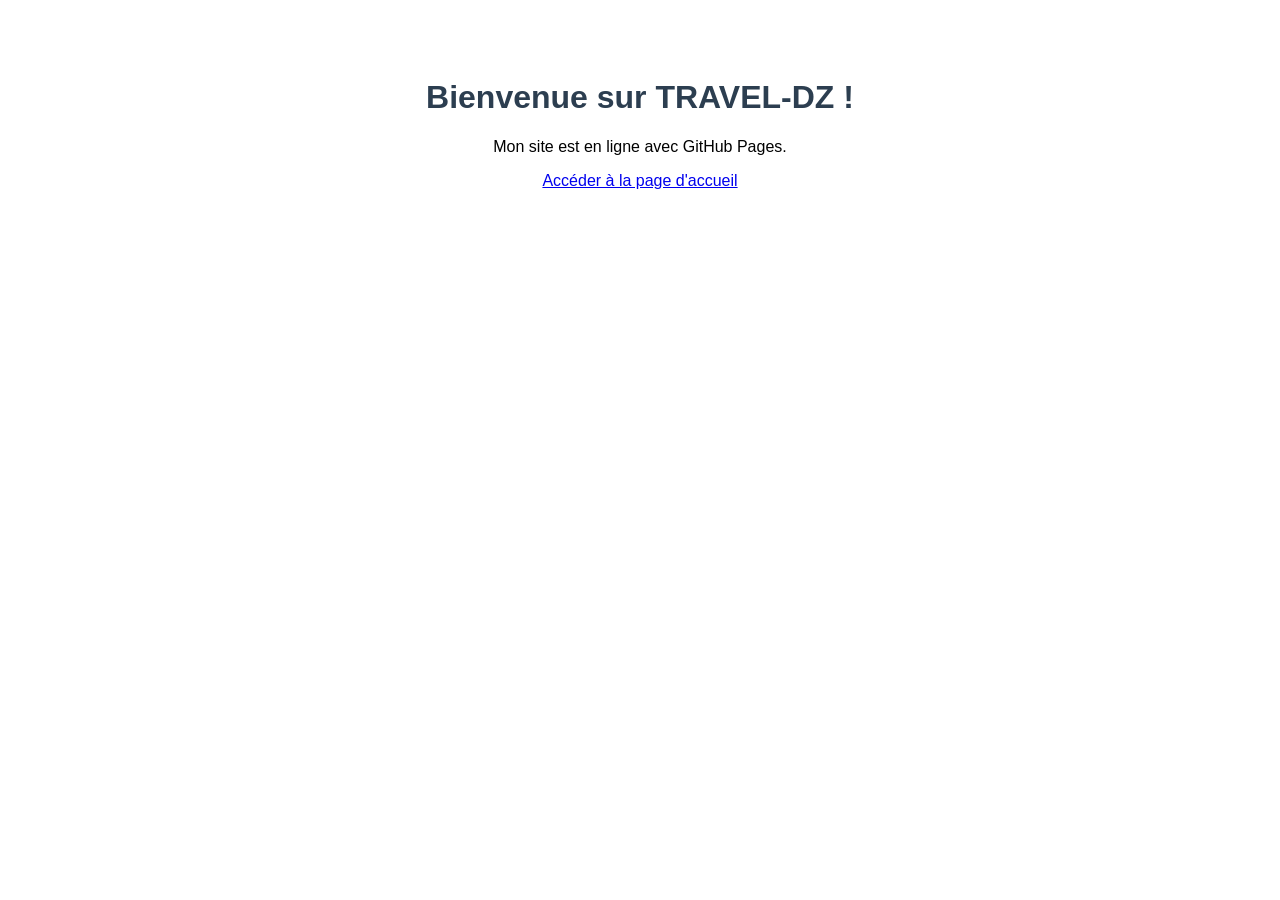
<file: index.html>
<!DOCTYPE html>
<html lang="fr">
<head>
    <meta charset="UTF-8">
    <meta name="viewport" content="width=device-width, initial-scale=1.0">
    <title>Mon Site TRAVEL-DZ</title>
    <style>
        body { font-family: sans-serif; text-align: center; padding: 50px; }
        h1 { color: #2c3e50; }
    </style>
</head>
<body>
    <h1>Bienvenue sur TRAVEL-DZ !</h1>
    <p>Mon site est en ligne avec GitHub Pages.</p>
    <p><a href="content/HOME.html">Accéder à la page d'accueil</a></p>
</body>
</html>
</file>
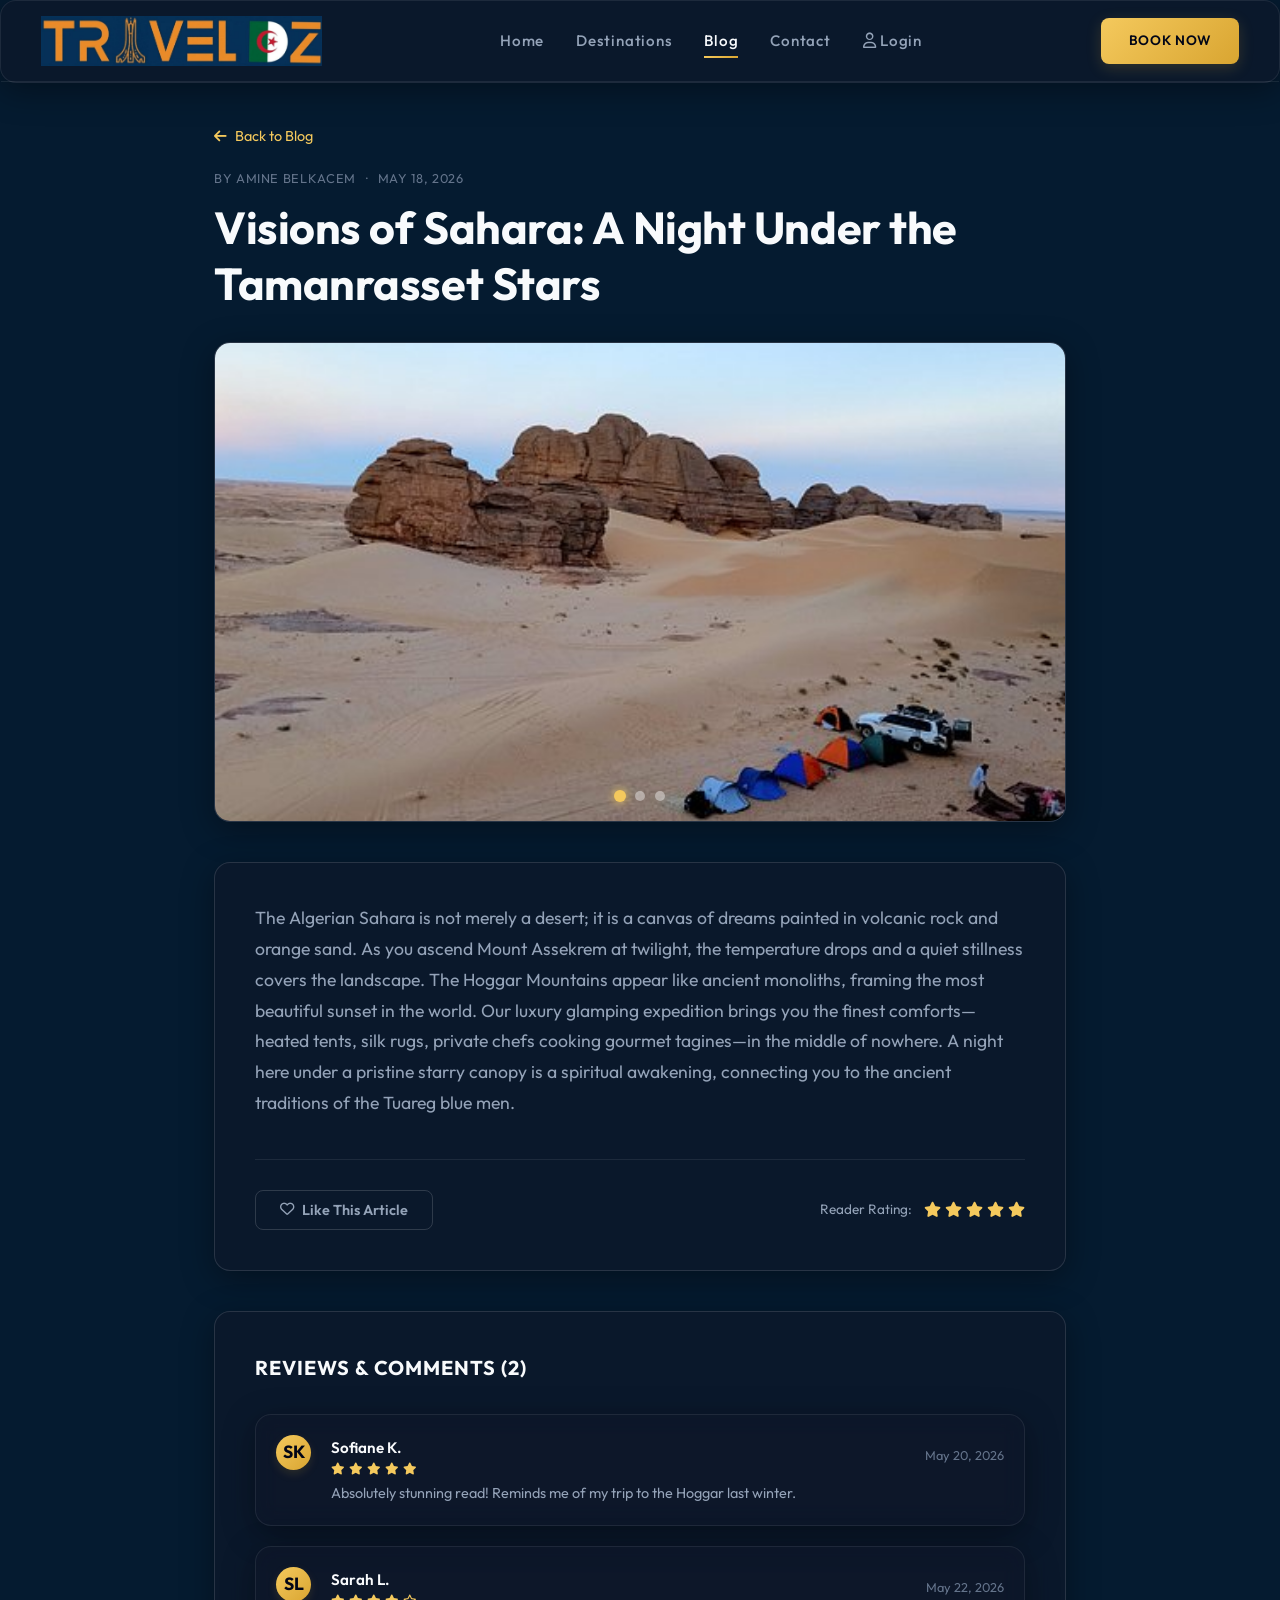
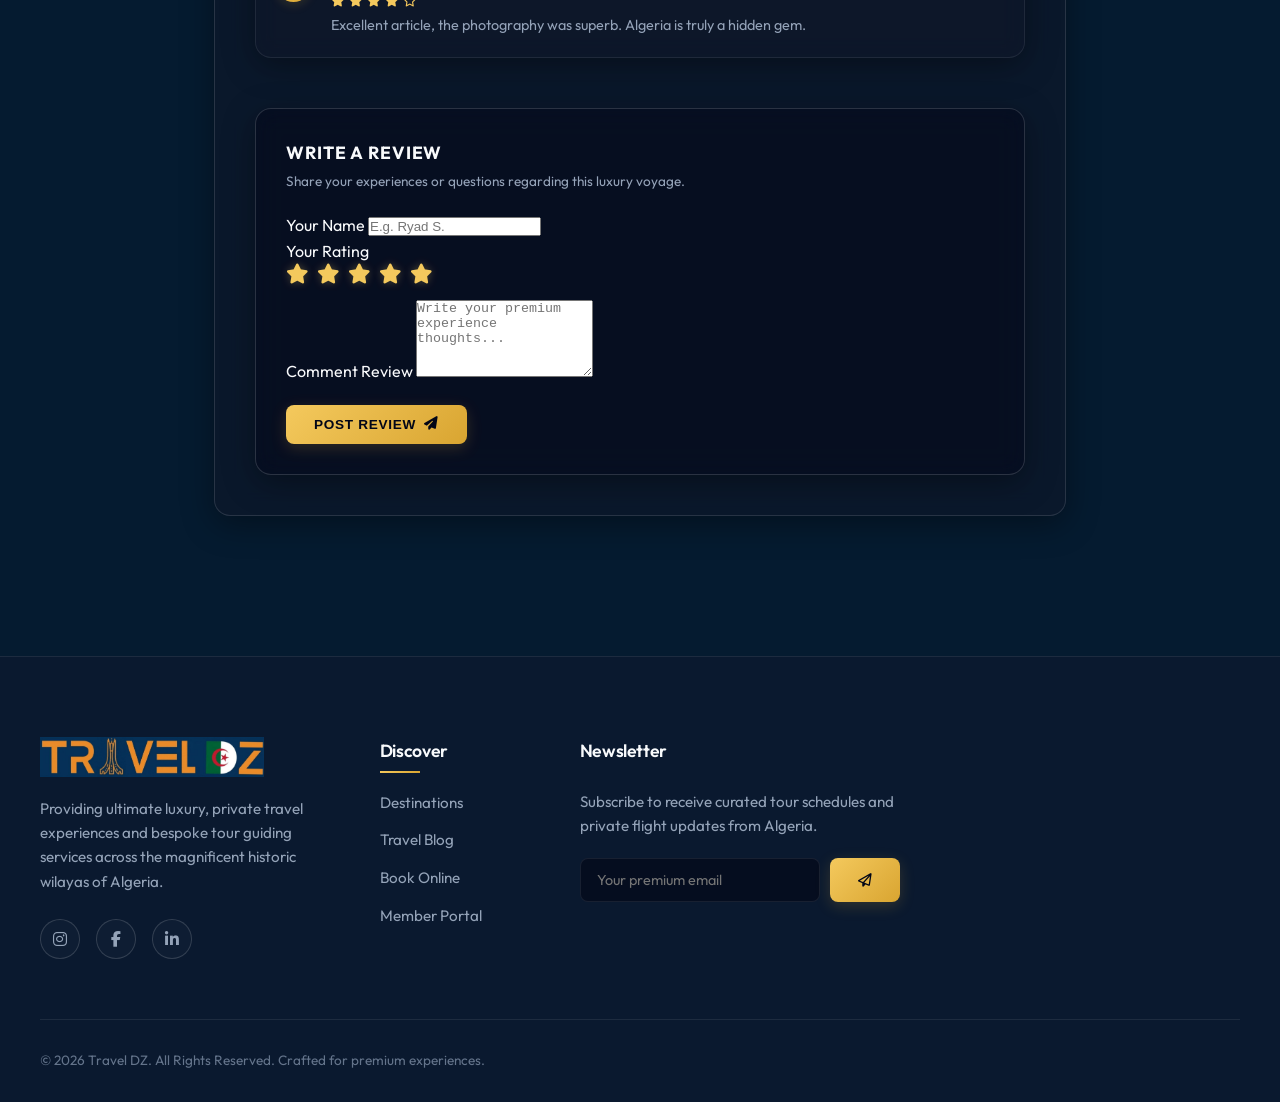
<file: content/article.html>
<!DOCTYPE html>
<html lang="en">
<head>
  <meta charset="UTF-8">
  <meta name="viewport" content="width=device-width, initial-scale=1.0">
  <title>Travel DZ - Chronicle Detail</title>
  <link rel="stylesheet" href="https://cdnjs.cloudflare.com/ajax/libs/font-awesome/6.4.0/css/all.min.css">
  <link rel="stylesheet" href="../style/shared.css">
  <link rel="stylesheet" href="../style/article.css">
</head>
<body>
  <header class="glass-panel" id="header">
    <nav class="navbar">
      <a href="../content/HOME.html" class="nav-logo">
        <img src="../images/logotraveldz.jpg" alt="Travel DZ Logo">
      </a>
      <ul class="nav-menu" id="nav-menu">
        <li><a href="../content/HOME.html" class="nav-link">Home</a></li>
        <li><a href="../content/destination.html" class="nav-link">Destinations</a></li>
        <li><a href="../content/readMore.html" class="nav-link active">Blog</a></li>
        <li><a href="../content/contact.html" class="nav-link">Contact</a></li>
        <li><a href="../content/login.html" class="nav-link"><i class="fa-regular fa-user"></i> Login</a></li>
      </ul>
      <div class="nav-cta">
        <a href="../content/booking.html" class="btn-primary">Book Now</a>
      </div>
      <button class="nav-toggle" id="nav-toggle">
        <i class="fa-solid fa-bars"></i>
      </button>
    </nav>
  </header>
  <main class="article-container">
    <div class="article-header">
      <a href="../content/readMore.html" class="back-link"><i class="fa-solid fa-arrow-left"></i> Back to Blog</a>
      <div class="article-meta-top">
        <span id="art-author">By Amine Belkacem</span>
        <span class="meta-dot">&middot;</span>
        <span id="art-date">May 18, 2026</span>
      </div>
      <h1 id="art-title">Visions of Sahara: A Night Under the Tamanrasset Stars</h1>
      <div class="title-divider" style="margin: 20px 0 0; width: 60px;"></div>
    </div>
    <section class="slideshow-section glass-panel">
      <div class="slideshow-container" id="slideshow-container">
      </div>
      <div class="slideshow-dots" id="slideshow-dots">
      </div>
    </section>
    <section class="article-main-body glass-panel">
      <div class="article-content-text" id="art-text"></div>
      <div class="interaction-bar">
        <button class="like-btn" id="like-btn">
          <i class="fa-regular fa-heart" id="like-icon"></i> <span id="like-text">Like This Article</span>
        </button>
        <div class="average-rating-indicator">
          <span style="color: var(--text-secondary); font-size: 0.85rem;">Reader Rating:</span>
          <div class="gold-stars" id="avg-stars-display">
            <i class="fa-solid fa-star"></i>
            <i class="fa-solid fa-star"></i>
            <i class="fa-solid fa-star"></i>
            <i class="fa-solid fa-star"></i>
            <i class="fa-solid fa-star"></i>
          </div>
        </div>
      </div>
    </section>
    <section class="comments-section glass-panel">
      <h3>REVIEWS & COMMENTS (<span id="comment-count">0</span>)</h3>
      <div class="title-divider" style="margin: 10px 0 30px; width: 40px;"></div>
      <div class="comments-feed" id="comments-feed">
      </div>
      <div class="comment-form-box glass-panel">
        <h4>WRITE A REVIEW</h4>
        <p style="color: var(--text-secondary); font-size: 0.85rem; margin-top: 4px; margin-bottom: 20px;">Share your experiences or questions regarding this luxury voyage.</p>
        <form id="comment-form" onsubmit="event.preventDefault();">
          <div class="form-row">
            <div class="form-group">
              <label for="review-name">Your Name</label>
              <input type="text" id="review-name" placeholder="E.g. Ryad S." required>
            </div>
            <div class="form-group">
              <label>Your Rating</label>
              <div class="rating-selector" id="rating-selector">
                <i class="fa-solid fa-star star-option active" data-rating="1"></i>
                <i class="fa-solid fa-star star-option active" data-rating="2"></i>
                <i class="fa-solid fa-star star-option active" data-rating="3"></i>
                <i class="fa-solid fa-star star-option active" data-rating="4"></i>
                <i class="fa-solid fa-star star-option active" data-rating="5"></i>
              </div>
            </div>
          </div>
          <div class="form-group" style="margin-top: 16px;">
            <label for="review-text">Comment Review</label>
            <textarea id="review-text" rows="5" placeholder="Write your premium experience thoughts..." required></textarea>
          </div>
          <button type="submit" class="btn-primary" style="margin-top: 20px; align-self: flex-start;">
            Post Review <i class="fa-solid fa-paper-plane"></i>
          </button>
        </form>
      </div>
    </section>
  </main>
  <footer>
    <div class="footer-container">
      <div class="footer-about">
        <div class="logo"><img src="../images/logotraveldz.jpg" alt="Travel DZ Logo"></div>
        <p>Providing ultimate luxury, private travel experiences and bespoke tour guiding services across the magnificent historic wilayas of Algeria.</p>
       <div class="footer-socials">
          <a href="https://www.instagram.com" class="social-icon"><i class="fa-brands fa-instagram"></i></a>
          <a href="https://www.facebook.com" class="social-icon"><i class="fa-brands fa-facebook-f"></i></a>
          <a href="https://www.linkedin.com" class="social-icon"><i class="fa-brands fa-linkedin-in"></i></a>
        </div>
      </div>
      <div class="footer-links">
        <h4>Discover</h4>
        <ul>
          <li><a href="../content/destination.html">Destinations</a></li>
          <li><a href="../content/readMore.html">Travel Blog</a></li>
          <li><a href="../content/booking.html">Book Online</a></li>
          <li><a href="../content/login.html">Member Portal</a></li>
        </ul>
      </div>
      <div class="footer-newsletter">
        <h4>Newsletter</h4>
        <p>Subscribe to receive curated tour schedules and private flight updates from Algeria.</p>
        <form class="newsletter-form" onsubmit="event.preventDefault(); alert('Thank you for subscribing to our luxury list!');">
          <input type="email" placeholder="Your premium email" required>
          <button type="submit" class="btn-primary"><i class="fa-regular fa-paper-plane"></i></button>
        </form>
      </div>
    </div>
    <div class="footer-bottom">
      <p>&copy; 2026 Travel DZ. All Rights Reserved. Crafted for premium experiences.</p>
    </div>
  </footer>
  <script src="../javascript/data.js"></script>
  <script src="../javascript/article.js"></script>
  <script>
    document.getElementById('nav-toggle').addEventListener('click', () => {
      document.getElementById('nav-menu').classList.toggle('mobile-open');
    });
  </script>
</body>
</html>
</file>
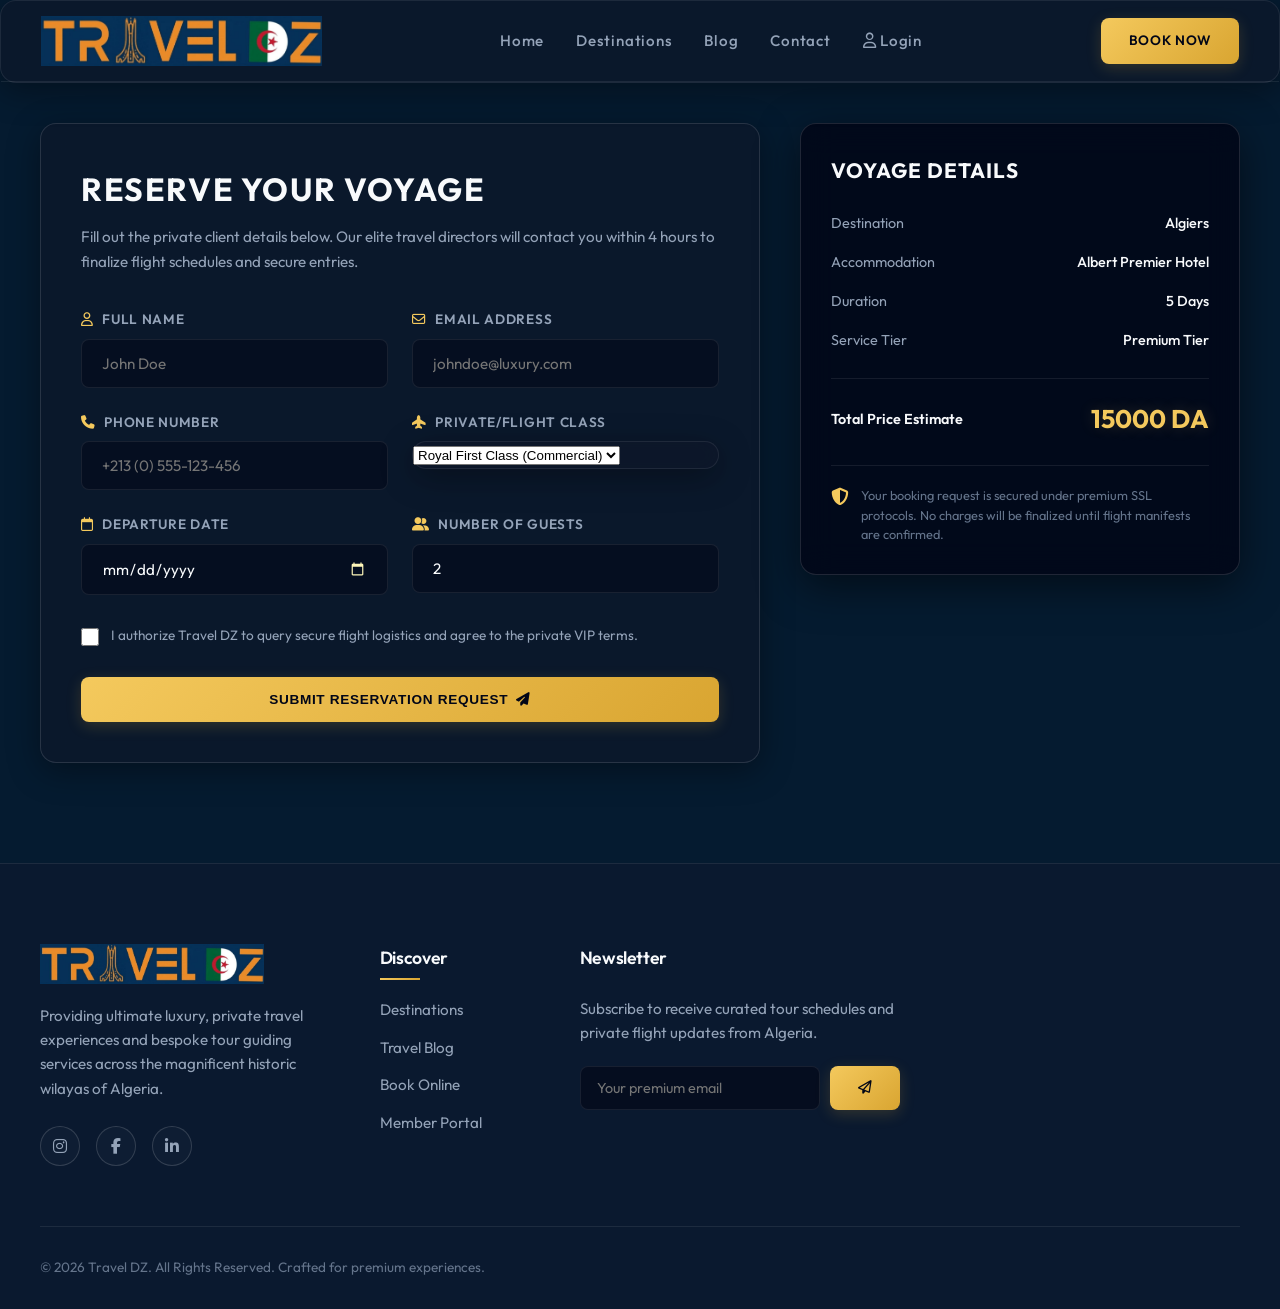
<file: content/booking.html>
<!DOCTYPE html>
<html lang="en">
<head>
  <meta charset="UTF-8">
  <meta name="viewport" content="width=device-width, initial-scale=1.0">
  <title>Travel DZ - Reserve Your Journey</title>
  <meta name="description" content="Secure your elite getaway to Algeria. Fill out our luxury booking form for bespoke secure travel, flight class selections, and immediate concierge follow-up.">
  <link rel="stylesheet" href="https://cdnjs.cloudflare.com/ajax/libs/font-awesome/6.4.0/css/all.min.css">
  <link rel="stylesheet" href="../style/shared.css">
  <link rel="stylesheet" href="../style/booking.css">
</head>
<body>
  <header class="glass-panel" id="header">
    <nav class="navbar">
        <a href="../content/HOME.html" class="nav-logo">
          <img src="../images/logotraveldz.jpg" alt="Travel DZ Logo">
        </a>
        <ul class="nav-menu" id="nav-menu">
          <li><a href="../content/HOME.html" class="nav-link">Home</a></li>
          <li><a href="../content/destination.html" class="nav-link">Destinations</a></li>
          <li><a href="../content/readMore.html" class="nav-link">Blog</a></li>
          <li><a href="../content/contact.html" class="nav-link">Contact</a></li>
          <li><a href="../content/login.html" class="nav-link"><i class="fa-regular fa-user"></i> Login</a></li>
      </ul>
      <div class="nav-cta">
        <a href="../content/booking.html" class="btn-primary">Book Now</a>
      </div>
      <button class="nav-toggle" id="nav-toggle">
        <i class="fa-solid fa-bars"></i>
      </button>
    </nav>
  </header>
  <main class="booking-container">
    <div class="booking-layout">
      <div class="booking-form-area glass-panel">
        <h2>RESERVE YOUR VOYAGE</h2>
        <p class="form-intro-text">Fill out the private client details below. Our elite travel directors will contact you within 4 hours to finalize flight schedules and secure entries.</p>
        <div class="title-divider" style="margin: 15px 0 35px; width: 50px;"></div>
        <form id="booking-form" novalidate>
          <div class="form-row">
            <div class="form-group">
              <label for="client-name"><i class="fa-regular fa-user"></i> Full Name</label>
              <input type="text" id="client-name" placeholder="John Doe" required>
              <span class="error-message" id="error-name">Please enter your full name.</span>
            </div>
            <div class="form-group">
              <label for="client-email"><i class="fa-regular fa-envelope"></i> Email Address</label>
              <input type="email" id="client-email" placeholder="johndoe@luxury.com" required>
              <span class="error-message" id="error-email">Please enter a valid email address.</span>
            </div>
          </div>
          <div class="form-row">
            <div class="form-group">
              <label for="client-phone"><i class="fa-solid fa-phone"></i> Phone Number</label>
              <input type="tel" id="client-phone" placeholder="+213 (0) 555-123-456" required>
              <span class="error-message" id="error-phone">Enter a valid phone number (at least 8 digits).</span>
            </div>
            <div class="form-group">
              <label for="travel-class"><i class="fa-solid fa-plane-up"></i> Private/Flight Class</label>
              <div class="select-wrapper glass-panel">
                <select id="travel-class">
                  <option value="First Class" selected>Royal First Class (Commercial)</option>
                  <option value="Private Jet">Bespoke Private Jet Charter</option>
                  <option value="Business Class">Executive Business Class</option>
                </select>
              </div>
            </div>
          </div>
          <div class="form-row">
            <div class="form-group">
              <label for="travel-date"><i class="fa-regular fa-calendar"></i> Departure Date</label>
              <input type="date" id="travel-date" required>
              <span class="error-message" id="error-date">Please select a future travel date.</span>
            </div>
            <div class="form-group">
              <label for="guest-count"><i class="fa-solid fa-user-group"></i> Number of Guests</label>
              <input type="number" id="guest-count" min="1" max="12" value="2" required>
              <span class="error-message" id="error-guests">Guests must be between 1 and 12.</span>
            </div>
          </div>
          <div class="form-checkbox-group">
            <input type="checkbox" id="terms-agree" required>
            <label for="terms-agree">I authorize Travel DZ to query secure flight logistics and agree to the private VIP terms.</label>
          </div>
          <span class="error-message" id="error-terms" style="display: none; margin-top: -10px; margin-bottom: 20px;">You must agree to the booking terms.</span>
          <button type="submit" class="btn-primary btn-submit" style="width: 100%; justify-content: center; padding: 15px; margin-top: 10px;">
            Submit Reservation Request <i class="fa-solid fa-paper-plane"></i>
          </button>
        </form>
      </div>
      <aside class="booking-sidebar">
        <div class="summary-receipt glass-panel-heavy" id="receipt-card">
          <h3>Voyage Details</h3>
          <div id="receipt-banner" style="display: none;"></div>
          <div class="title-divider" style="margin: 10px 0 25px; width: 40px;"></div>
          <div class="receipt-items-list">
            <div class="receipt-row">
              <span class="label">Destination</span>
              <span class="val" id="receipt-dest">--</span>
            </div>
            <div class="receipt-row">
              <span class="label">Accommodation</span>
              <span class="val" id="receipt-hotel">--</span>
            </div>
            <div class="receipt-row">
              <span class="label">Duration</span>
              <span class="val" id="receipt-days">--</span>
            </div>
            <div class="receipt-row">
              <span class="label">Service Tier</span>
              <span class="val" id="receipt-tier">--</span>
            </div>
            <div class="receipt-row total-row">
              <span class="label">Total Price Estimate</span>
              <span class="val gold-total" id="receipt-price">0 DA</span>
            </div>
          </div>

          <div class="guarantee-box">
            <i class="fa-solid fa-shield-halved"></i>
            <p>Your booking request is secured under premium SSL protocols. No charges will be finalized until flight manifests are confirmed.</p>
          </div>
        </div>
      </aside>

    </div>
  </main>

  <div class="toast-notification" id="success-toast">
    <div class="toast-icon"><i class="fa-solid fa-check"></i></div>
    <div class="toast-text">
      <h4>Reservation Submitted</h4>
      <p>Redirecting to confirmation portal...</p>
    </div>
  </div>

  <footer>
    <div class="footer-container">
      <div class="footer-about">
        <div class="logo"><img src="../images/logotraveldz.jpg" alt="Travel DZ Logo"></div>
        <p>Providing ultimate luxury, private travel experiences and bespoke tour guiding services across the magnificent historic wilayas of Algeria.</p>
      <div class="footer-socials">
          <a href="https://www.instagram.com" class="social-icon"><i class="fa-brands fa-instagram"></i></a>
          <a href="https://www.facebook.com" class="social-icon"><i class="fa-brands fa-facebook-f"></i></a>
          <a href="https://www.linkedin.com" class="social-icon"><i class="fa-brands fa-linkedin-in"></i></a>
        </div>
      </div>
      <div class="footer-links">
        <h4>Discover</h4>
        <ul>
          <li><a href="../content/destination.html">Destinations</a></li>
          <li><a href="../content/readMore.html">Travel Blog</a></li>
          <li><a href="../content/booking.html">Book Online</a></li>
          <li><a href="../content/login.html">Member Portal</a></li>
        </ul>
      </div>

      <div class="footer-newsletter">
        <h4>Newsletter</h4>
        <p>Subscribe to receive curated tour schedules and private flight updates from Algeria.</p>
        <form class="newsletter-form" onsubmit="event.preventDefault(); alert('Thank you for subscribing to our luxury list!');">
          <input type="email" placeholder="Your premium email" required>
          <button type="submit" class="btn-primary"><i class="fa-regular fa-paper-plane"></i></button>
        </form>
      </div>
    </div>
    <div class="footer-bottom">
      <p>&copy; 2026 Travel DZ. All Rights Reserved. Crafted for premium experiences.</p>
    </div>
  </footer>
  <script src="../javascript/data.js"></script>
  <script src="../javascript/booking.js"></script>
  <script>
    document.getElementById('nav-toggle').addEventListener('click', () => {
      document.getElementById('nav-menu').classList.toggle('mobile-open');
    });
  </script>
</body>
</html>
</file>
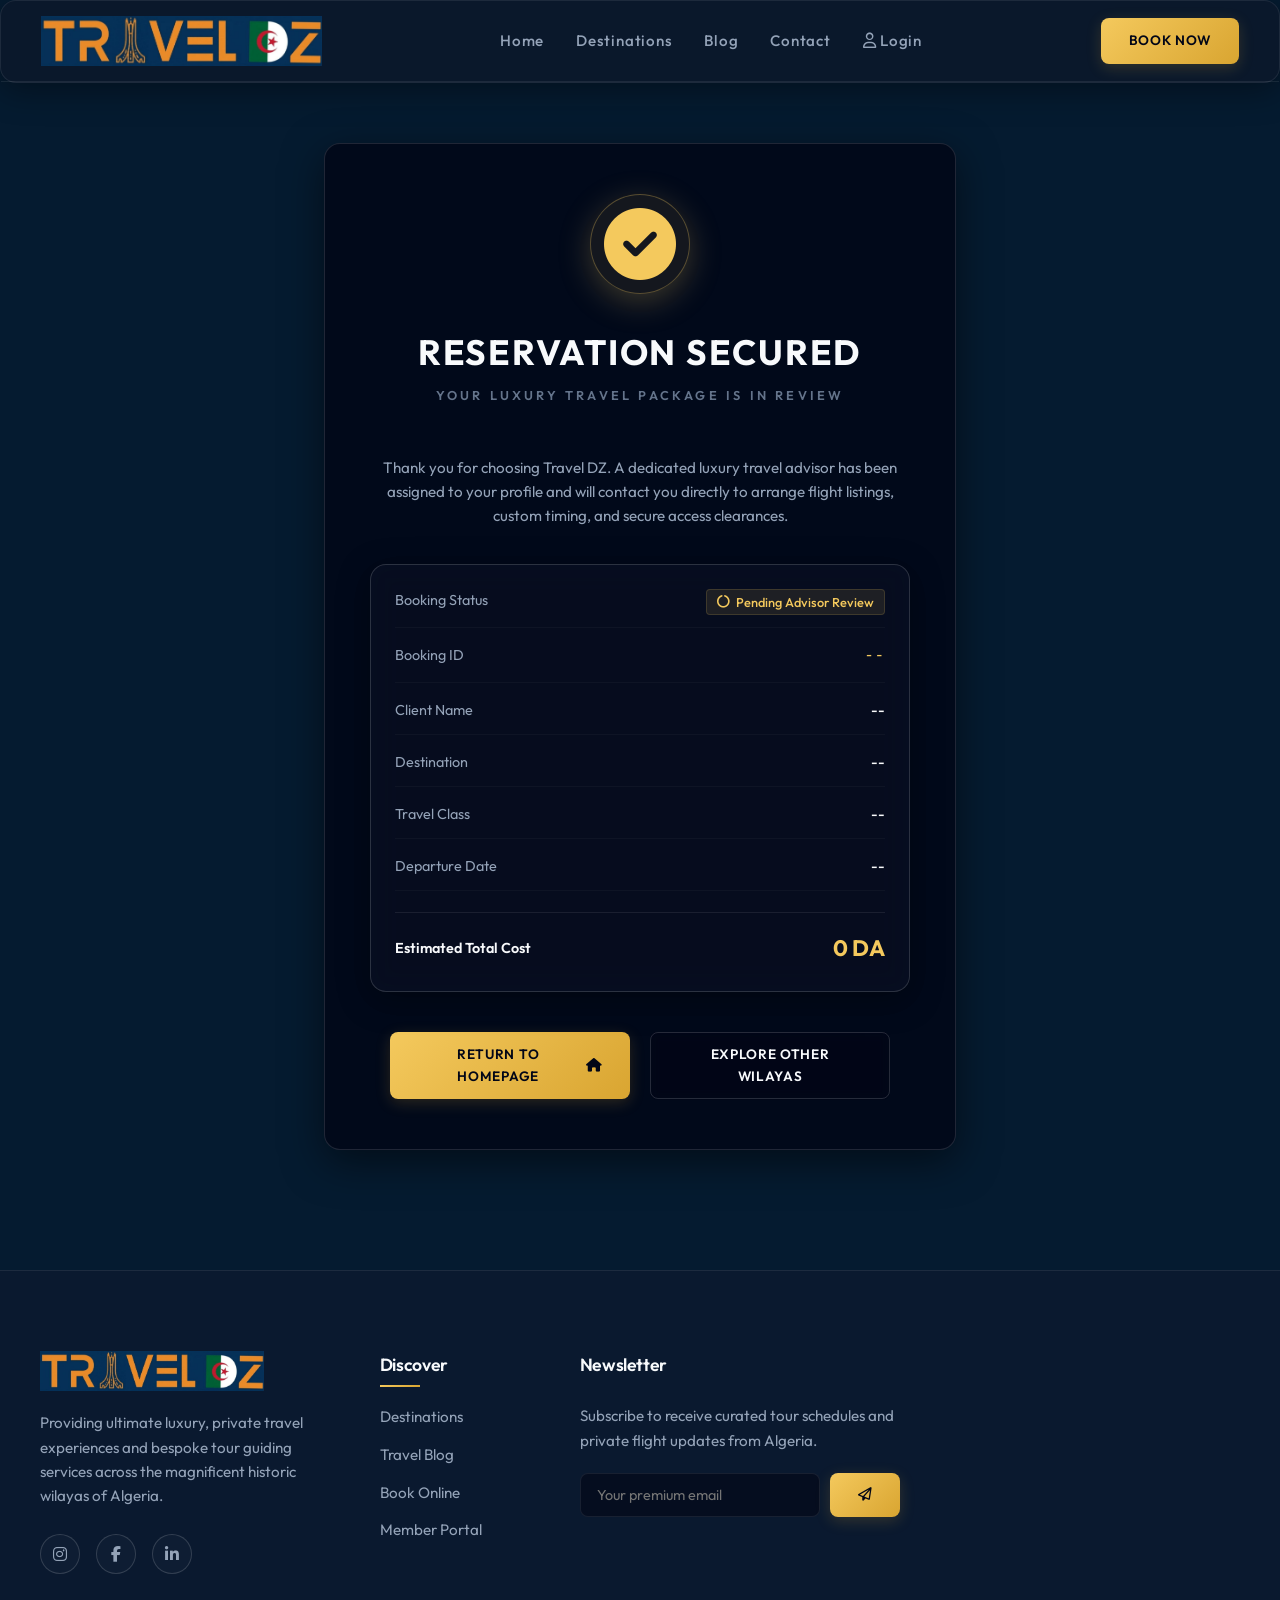
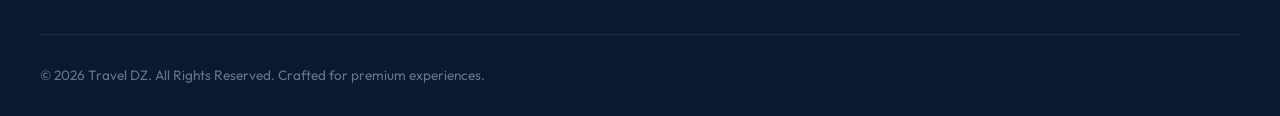
<file: content/confirmationbooking.html>
<!DOCTYPE html>
<html lang="en">
<head>
  <meta charset="UTF-8">
  <meta name="viewport" content="width=device-width, initial-scale=1.0">
  <title>Travel DZ - Reservation Confirmed</title>
  <meta name="description" content="Your luxury getaway to Algeria is confirmed. View details of your customized booking request and next-steps for concierge guidance.">
  <link rel="stylesheet" href="https://cdnjs.cloudflare.com/ajax/libs/font-awesome/6.4.0/css/all.min.css">
  <link rel="stylesheet" href="../style/shared.css">
  <link rel="stylesheet" href="../style/confirmationbooking.css">
</head>
<body>

  <header class="glass-panel" id="header">
    <nav class="navbar">
       <a href="../content/HOME.html" class="nav-logo">
        <img src="../images/logotraveldz.jpg" alt="Travel DZ Logo">
      </a>
      <ul class="nav-menu" id="nav-menu">
        <li><a href="../content/HOME.html" class="nav-link">Home</a></li>
        <li><a href="../content/destination.html" class="nav-link">Destinations</a></li>
        <li><a href="../content/readMore.html" class="nav-link">Blog</a></li>
        <li><a href="../content/contact.html" class="nav-link">Contact</a></li>
        <li><a href="../content/login.html" class="nav-link"><i class="fa-regular fa-user"></i> Login</a></li>
      </ul>
      <div class="nav-cta">
        <a href="../content/booking.html" class="btn-primary">Book Now</a>
      </div>
      <button class="nav-toggle" id="nav-toggle">
        <i class="fa-solid fa-bars"></i>
      </button>
    </nav>
  </header>

 
  <main class="success-container animate-fade-in-up">
    <div class="success-card glass-panel-heavy">
      <div class="success-badge">
        <i class="fa-solid fa-circle-check"></i>
      </div>
      
      <h1>Reservation Secured</h1>
      <p class="success-subtitle">YOUR LUXURY TRAVEL PACKAGE IS IN REVIEW</p>
      
      <div class="title-divider" style="margin: 20px auto 30px; width: 60px;"></div>

      <p class="success-intro">Thank you for choosing Travel DZ. A dedicated luxury travel advisor has been assigned to your profile and will contact you directly to arrange flight listings, custom timing, and secure access clearances.</p>

      
      <div class="booking-receipt-box glass-panel" id="receipt-summary">
        <div class="receipt-row">
          <span>Booking Status</span>
          <span class="status-badge"><i class="fa-solid fa-circle-notch fa-spin"></i> Pending Advisor Review</span>
        </div>
        <div class="receipt-row">
          <span>Booking ID</span>
          <span class="val-bold" id="rec-id">--</span>
        </div>
        <div class="receipt-row">
          <span>Client Name</span>
          <span id="rec-name">--</span>
        </div>
        <div class="receipt-row">
          <span>Destination</span>
          <span id="rec-dest">--</span>
        </div>
        <div class="receipt-row">
          <span>Travel Class</span>
          <span id="rec-class">--</span>
        </div>
        <div class="receipt-row">
          <span>Departure Date</span>
          <span id="rec-date">--</span>
        </div>
        <div class="receipt-row total-highlight">
          <span>Estimated Total Cost</span>
          <span class="price-val" id="rec-price">0 DA</span>
        </div>
      </div>
      <div class="success-actions">
        <a href="../content/HOME.html" class="btn-primary">Return to Homepage <i class="fa-solid fa-house"></i></a>
        <a href="../content/destination.html" class="btn-secondary">Explore Other Wilayas</a>
      </div>
    </div>
  </main>

  <footer>
    <div class="footer-container">
      <div class="footer-about">
        <div class="logo"><img src="../images/logotraveldz.jpg" alt="Travel DZ Logo"></div>
        <p>Providing ultimate luxury, private travel experiences and bespoke tour guiding services across the magnificent historic wilayas of Algeria.</p>
      <div class="footer-socials">
          <a href="https://www.instagram.com" class="social-icon"><i class="fa-brands fa-instagram"></i></a>
          <a href="https://www.facebook.com" class="social-icon"><i class="fa-brands fa-facebook-f"></i></a>
          <a href="https://www.linkedin.com" class="social-icon"><i class="fa-brands fa-linkedin-in"></i></a>
        </div>
      </div>
      <div class="footer-links">
        <h4>Discover</h4>
        <ul>
          <li><a href="../content/destination.html">Destinations</a></li>
          <li><a href="../content/readMore.html">Travel Blog</a></li>
          <li><a href="../content/booking.html">Book Online</a></li>
          <li><a href="../content/login.html">Member Portal</a></li>
        </ul>
      </div>
      <div class="footer-newsletter">
        <h4>Newsletter</h4>
        <p>Subscribe to receive curated tour schedules and private flight updates from Algeria.</p>
        <form class="newsletter-form" onsubmit="event.preventDefault(); alert('Thank you for subscribing to our luxury list!');">
          <input type="email" placeholder="Your premium email" required>
          <button type="submit" class="btn-primary"><i class="fa-regular fa-paper-plane"></i></button>
        </form>
      </div>
    </div>
    <div class="footer-bottom">
      <p>&copy; 2026 Travel DZ. All Rights Reserved. Crafted for premium experiences.</p>
    </div>
  </footer>
  <script src="../javascript/data.js"></script>
  <script>
    document.addEventListener("DOMContentLoaded", () => {
      const allBookings = getBookings();
      if (allBookings && allBookings.length > 0) {
        const latest = allBookings[allBookings.length - 1];
        document.getElementById("rec-id").innerText = latest.bookingId || "BK-PENDING";
        document.getElementById("rec-name").innerText = latest.clientName || "Valued Client";
        document.getElementById("rec-dest").innerText = latest.destinationName + " (" + latest.duration + ")";
        document.getElementById("rec-class").innerText = latest.travelClass;
        
        const dateObj = new Date(latest.travelDate);
        const options = { year: 'numeric', month: 'long', day: 'numeric' };
        document.getElementById("rec-date").innerText = isNaN(dateObj) ? latest.travelDate : dateObj.toLocaleDateString('en-US', options);
        document.getElementById("rec-price").innerText = latest.price;
      }
    });
    document.getElementById('nav-toggle').addEventListener('click', () => {
      document.getElementById('nav-menu').classList.toggle('mobile-open');
    });
  </script>
</body>
</html>
</file>
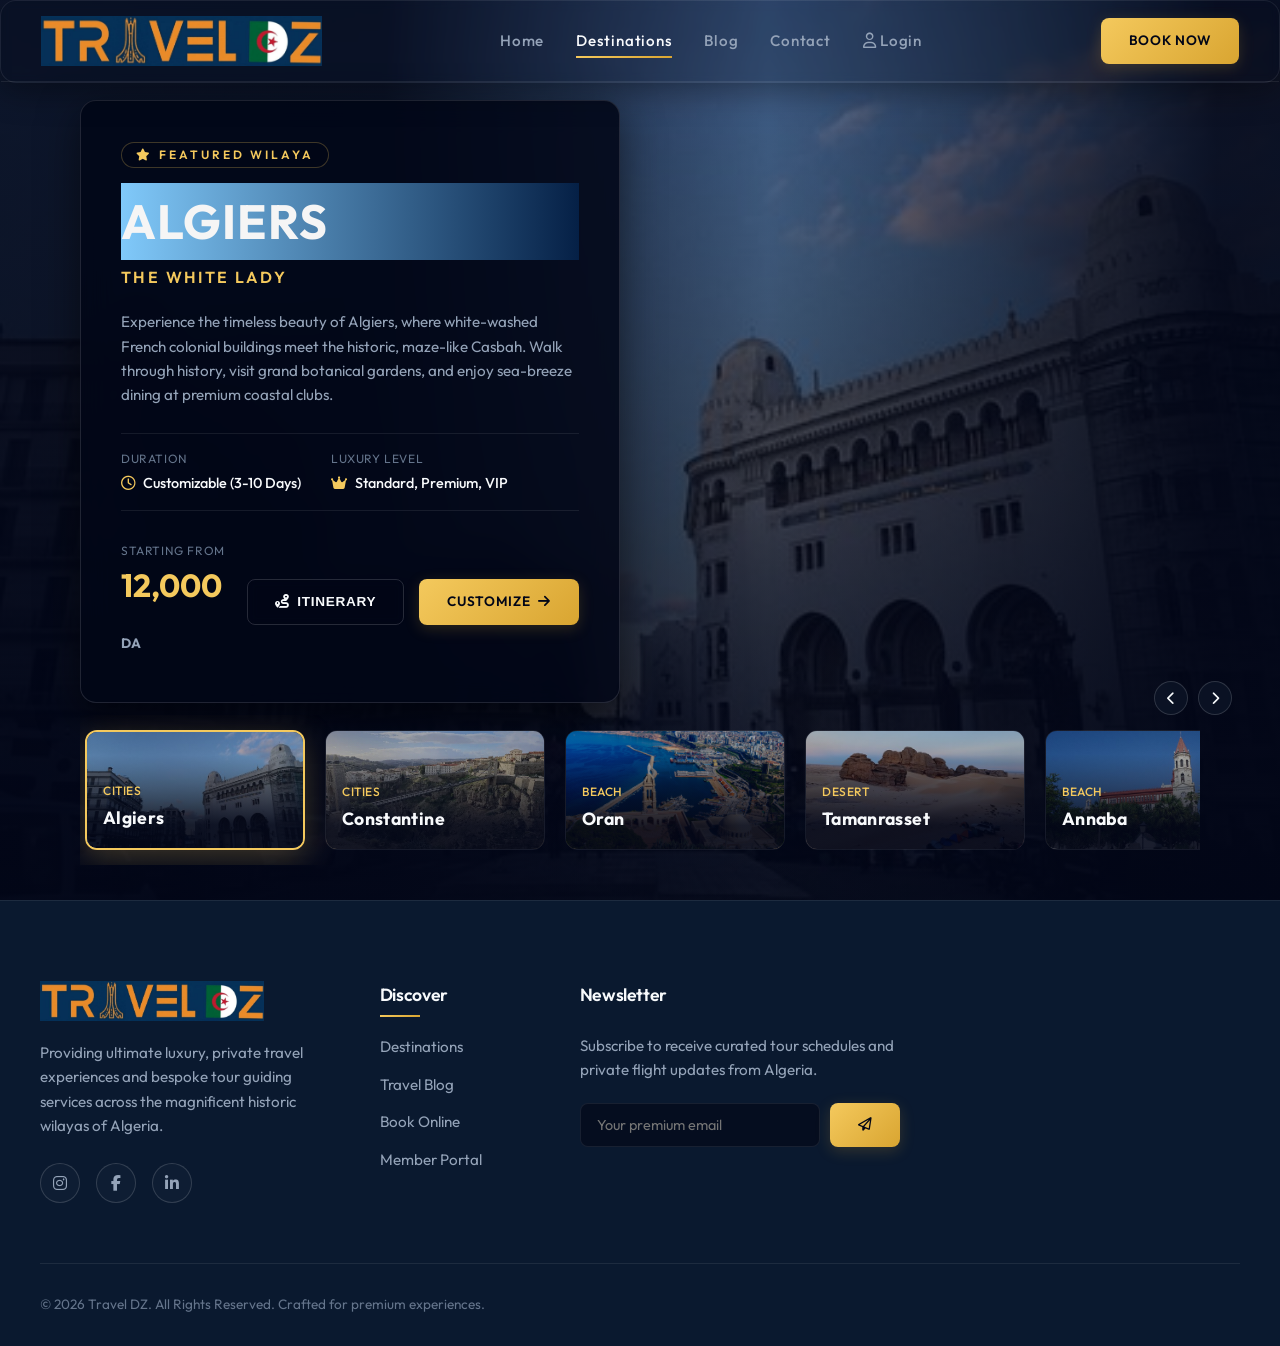
<file: content/destination.html>
<!DOCTYPE html>
<html lang="en">
<head>
  <meta charset="UTF-8">
  <meta name="viewport" content="width=device-width, initial-scale=1.0">
  <title>Travel DZ - Elite Destinations</title>
  <meta name="description" content="Explore Algeria's exclusive destinations. Discover luxury travel packages and custom itineraries for Algiers, Constantine, Oran, and the Sahara.">
  <link rel="stylesheet" href="https://cdnjs.cloudflare.com/ajax/libs/font-awesome/6.4.0/css/all.min.css">
  <link rel="stylesheet" href="../style/shared.css">
  <link rel="stylesheet" href="../style/destination.css">
</head>
<body>

  <header class="glass-panel" id="header">
    <nav class="navbar">
      <a href="../content/HOME.html" class="nav-logo">
        <img src="../images/logotraveldz.jpg" alt="Travel DZ Logo">
      </a>
      <ul class="nav-menu" id="nav-menu">
        <li><a href="../content/HOME.html" class="nav-link">Home</a></li>
        <li><a href="../content/destination.html" class="nav-link active">Destinations</a></li>
        <li><a href="../content/readMore.html" class="nav-link">Blog</a></li>
        <li><a href="../content/contact.html" class="nav-link">Contact</a></li>
        <li><a href="../content/login.html" class="nav-link"><i class="fa-regular fa-user"></i> Login</a></li>
      </ul>
      <div class="nav-cta">
        <a href="../content/booking.html" class="btn-primary">Book Now</a>
      </div>
      <button class="nav-toggle" id="nav-toggle">
        <i class="fa-solid fa-bars"></i>
      </button>
    </nav>
  </header>
  <main class="slider-container">
    <div class="bg-slides" id="bg-slides"></div>
    <div class="slider-overlay"></div>
    <section class="special-package-section">
      <div class="package-card glass-panel-heavy animate-fade-in-up" id="special-package-card">
        <span class="promo-badge" style="background: rgba(2, 6, 23, 0.55); border: 1px solid rgba(244, 201, 93, 0.25);"> <i class="fa-solid fa-star"></i> Featured Wilaya</span>
        <h1 id="package-title">Constantine</h1>
        <p class="package-tagline" id="package-tagline">City of Bridges</p>
        <p class="package-desc" id="package-desc">
          Suspended in time, Constantine rises dramatically over the Rhumel River gorge. Famed for its breathtaking suspension bridges, rich Andalusian musical heritage, and cliffside mansions.
        </p>
        <div class="package-meta">
          <div class="meta-item">
            <span class="meta-label">Duration</span>
            <span class="meta-val"><i class="fa-regular fa-clock"></i> Customizable (3-10 Days)</span>
          </div>
          <div class="meta-item">
            <span class="meta-label">Luxury Level</span>
            <span class="meta-val"><i class="fa-solid fa-crown"></i> Standard, Premium, VIP</span>
          </div>
        </div>
        <div class="package-footer">
          <div class="package-price">
            <span class="price-label">Starting from</span>
            <span class="price-amount" id="package-price">14000<span>DA</span></span>
          </div>
          <div class="package-actions">
            <button class="btn-secondary" id="view-itinerary-btn"><i class="fa-solid fa-route"></i> Itinerary</button>
            <a href="../content/plan.html" class="btn-primary" id="book-package-btn">Customize <i class="fa-solid fa-arrow-right"></i></a>
          </div>
        </div>
      </div>
    </section>
    <section class="carousel-section">
      <div class="carousel-wrapper" id="carousel-wrapper">
      </div>
      <div class="carousel-nav">
        <button class="nav-arrow prev" id="carousel-prev"><i class="fa-solid fa-chevron-left"></i></button>
        <button class="nav-arrow next" id="carousel-next"><i class="fa-solid fa-chevron-right"></i></button>
      </div>
    </section>
  </main>
  <div class="modal-overlay" id="itinerary-modal">
    <div class="modal-content glass-panel-heavy">
      <button class="modal-close" id="modal-close-btn">&times;</button>
      <div class="modal-header">
        <span class="modal-subtitle" id="modal-subtitle">10-Day Complete Itinerary</span>
        <h2 class="modal-title" id="modal-title">Constantine Exploration</h2>
        <div class="title-divider" style="margin: 10px 0 20px;"></div>
      </div>
      <div class="modal-body">
        <div class="timeline" id="timeline-container">
        </div>
      </div>
      <div class="modal-footer">
        <a href="../content/plan.html" class="btn-primary" id="modal-book-btn">Select & Customize Plan <i class="fa-solid fa-circle-arrow-right"></i></a>
      </div>
    </div>
  </div>
  <footer>
    <div class="footer-container">
      <div class="footer-about">
        <div class="logo"><img src="../images/logotraveldz.jpg" alt="Travel DZ Logo"></div>
        <p>Providing ultimate luxury, private travel experiences and bespoke tour guiding services across the magnificent historic wilayas of Algeria.</p>
     <div class="footer-socials">
          <a href="https://www.instagram.com" class="social-icon"><i class="fa-brands fa-instagram"></i></a>
          <a href="https://www.facebook.com" class="social-icon"><i class="fa-brands fa-facebook-f"></i></a>
          <a href="https://www.linkedin.com" class="social-icon"><i class="fa-brands fa-linkedin-in"></i></a>
        </div>
      </div>
      <div class="footer-links">
        <h4>Discover</h4>
        <ul>
          <li><a href="../content/destination.html">Destinations</a></li>
          <li><a href="../content/readMore.html">Travel Blog</a></li>
          <li><a href="../content/booking.html">Book Online</a></li>
          <li><a href="../content/login.html">Member Portal</a></li>
        </ul>
      </div>

      <div class="footer-newsletter">
        <h4>Newsletter</h4>
        <p>Subscribe to receive curated tour schedules and private flight updates from Algeria.</p>
        <form class="newsletter-form" onsubmit="event.preventDefault(); alert('Thank you for subscribing to our luxury list!');">
          <input type="email" placeholder="Your premium email" required>
          <button type="submit" class="btn-primary"><i class="fa-regular fa-paper-plane"></i></button>
        </form>
      </div>
    </div>
    <div class="footer-bottom">
      <p>&copy; 2026 Travel DZ. All Rights Reserved. Crafted for premium experiences.</p>
    </div>
  </footer>

  <script src="../javascript/data.js"></script>
  <script src="../javascript/destination.js"></script>
  <script>
    document.getElementById('nav-toggle').addEventListener('click', () => {
      document.getElementById('nav-menu').classList.toggle('mobile-open');
    });
  </script>
</body>
</html>
</file>
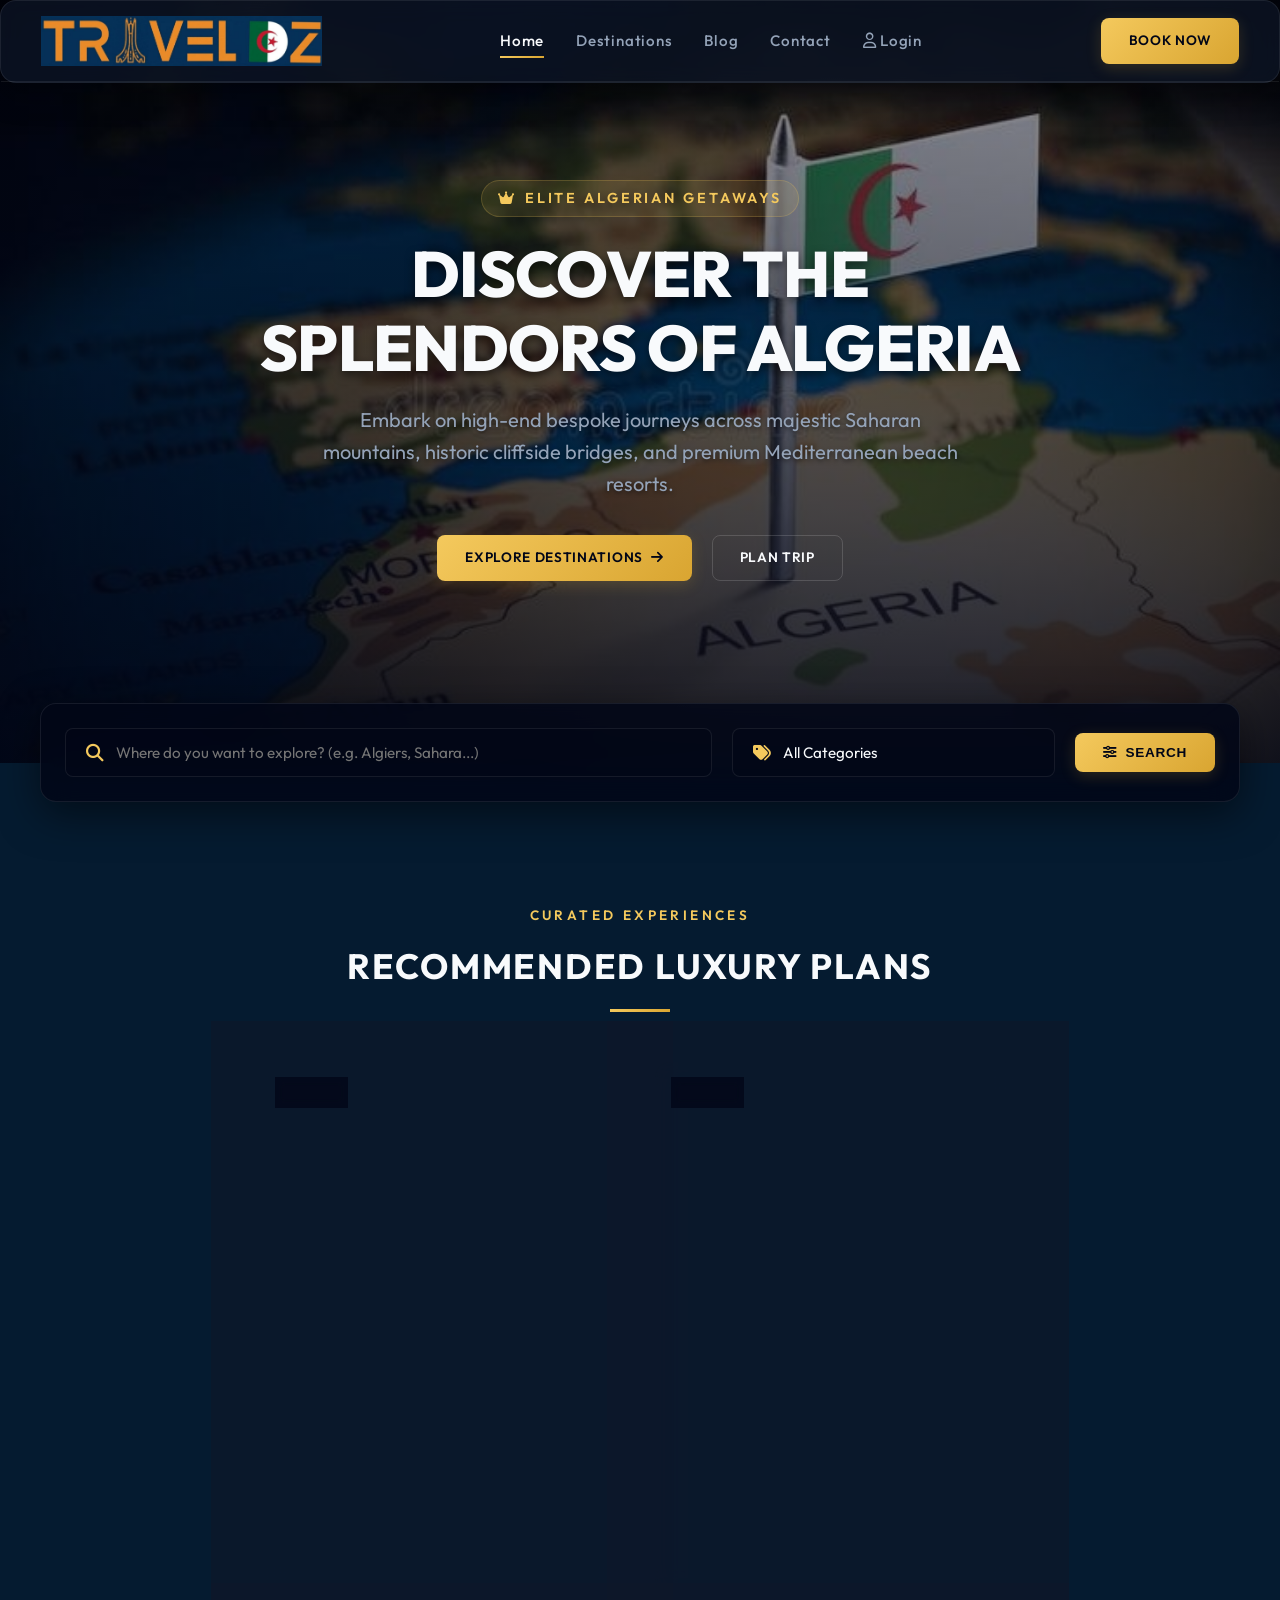
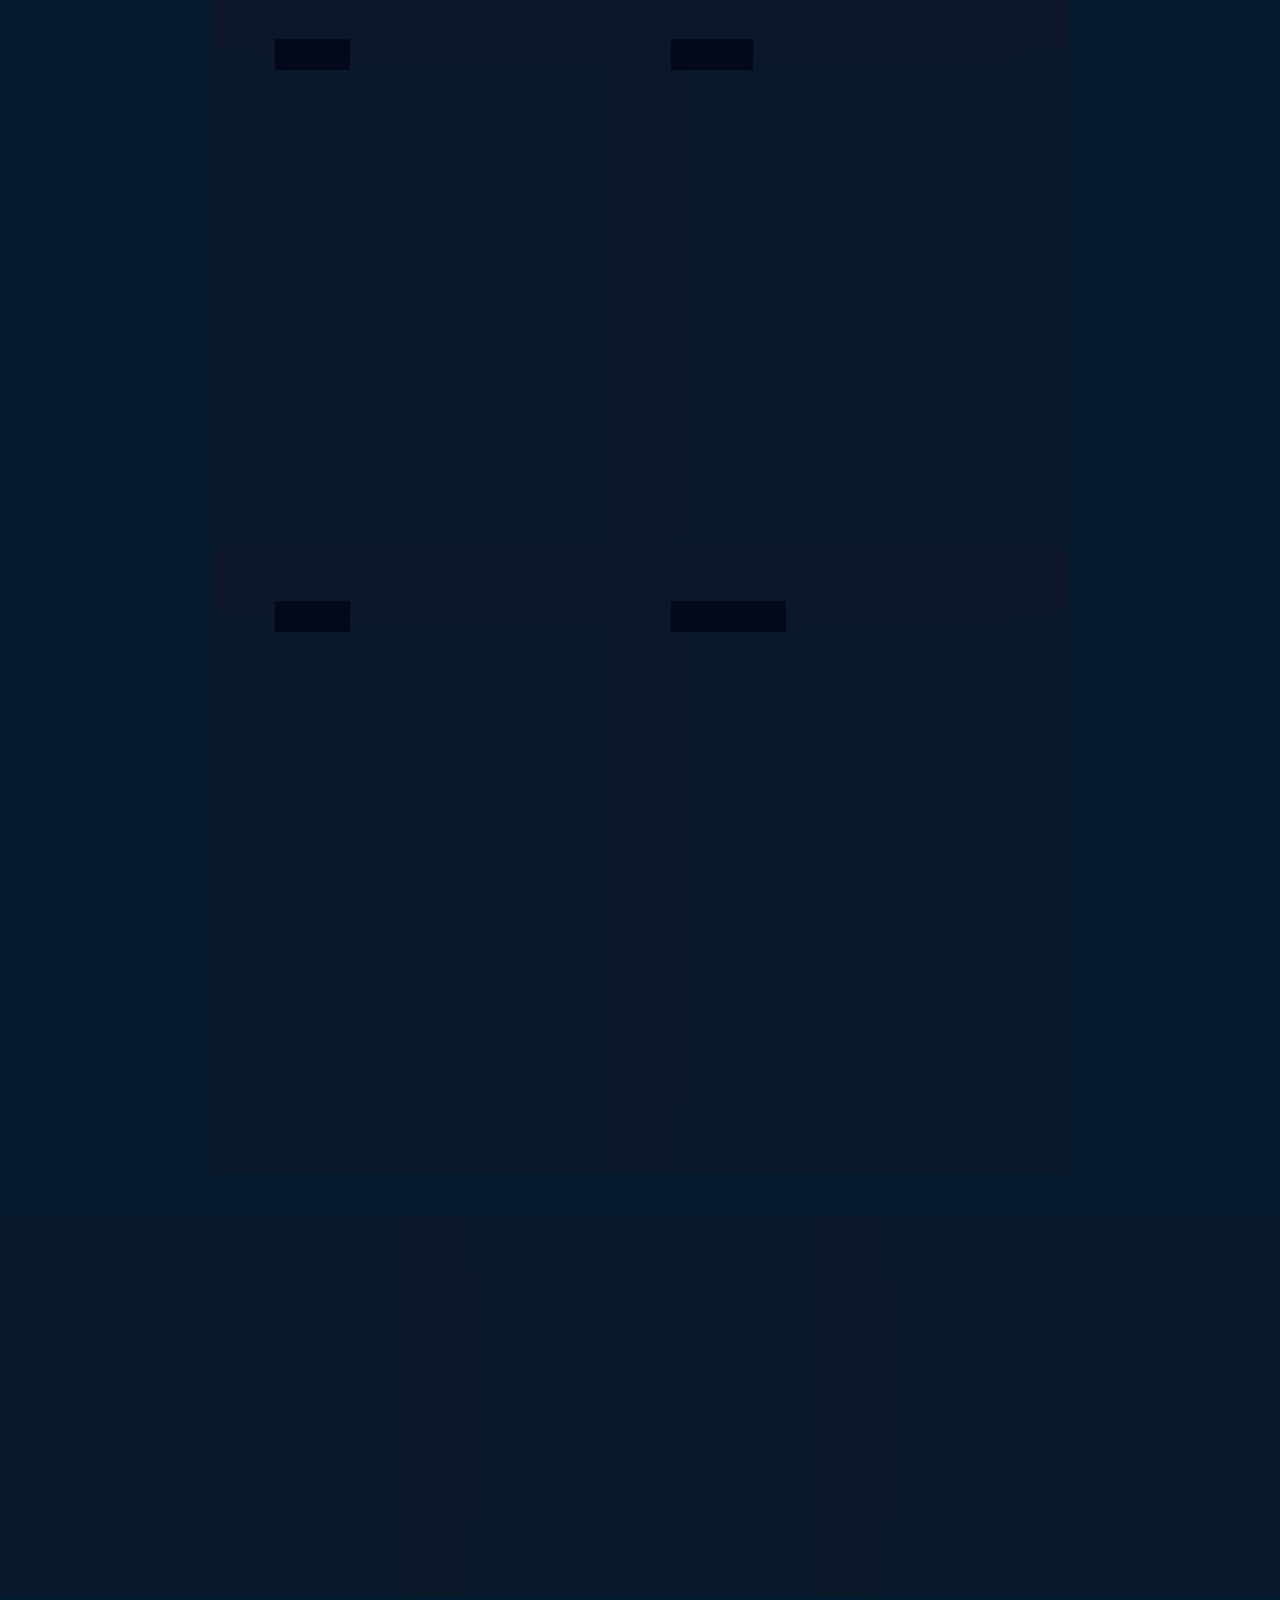
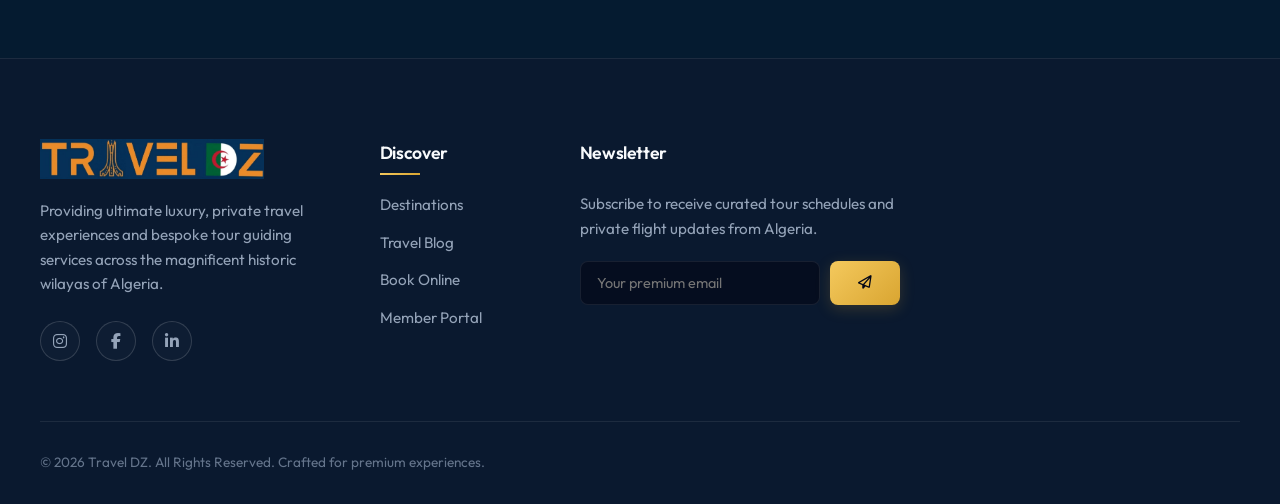
<file: content/HOME.html>
<!DOCTYPE html>
<html lang="en">
<head>
  <meta charset="UTF-8">
  <meta name="viewport" content="width=device-width, initial-scale=1.0">
  <title>Travel Agency - Algerian Luxury Bespoke Travel Agency</title>
  <link rel="stylesheet" href="https://cdnjs.cloudflare.com/ajax/libs/font-awesome/6.4.0/css/all.min.css">
  <meta name="description" content="Discover the splendors of Algeria. Luxury bespoke travel packages across golden Sahara dunes, ancient cities, and Mediterranean sapphire coasts.">
  <link rel="stylesheet" href="../style/shared.css">
  <link rel="stylesheet" href="../style/HOME.css">
</head>
<body>
  <header class="glass-panel" id="header">
    <nav class="navbar">
      <a href="../content/HOME.html" class="nav-logo">
        <img src="../images/logotraveldz.jpg" alt="Travel DZ Logo">
      </a>
      <ul class="nav-menu" id="nav-menu">
        <li><a href="../content/HOME.html" class="nav-link active">Home</a></li>
        <li><a href="../content/destination.html" class="nav-link">Destinations</a></li>
        <li><a href="../content/readMore.html" class="nav-link">Blog</a></li>
        <li><a href="../content/contact.html" class="nav-link">Contact</a></li>
        <li><a href="../content/login.html" class="nav-link"><i class="fa-regular fa-user"></i> Login</a></li>
      </ul>
      <div class="nav-cta">
        <a href="../content/booking.html" class="btn-primary">Book Now</a>
      </div>
      <button class="nav-toggle" id="nav-toggle">
        <i class="fa-solid fa-bars"></i>
      </button>
    </nav>
  </header>
  <section class="hero-section">
<div class="hero-bg" style="background-image: linear-gradient(to bottom, rgba(2, 6, 23, 0.4), rgba(2, 6, 23, 0.9)), url('../images/algeria.jpg');"></div>
    <div class="hero-content animate-fade-in-up">
      <span class="hero-tagline"><i class="fa-solid fa-crown"></i> Elite Algerian Getaways</span>
      <h1>DISCOVER THE SPLENDORS OF ALGERIA</h1>
      <p>Embark on high-end bespoke journeys across majestic Saharan mountains, historic cliffside bridges, and premium Mediterranean beach resorts.</p>
      <div class="hero-actions">
        <a href="../content/destination.html" class="btn-primary">Explore Destinations <i class="fa-solid fa-arrow-right"></i></a>
        <a href="#search-section" class="btn-secondary">Plan Trip</a>
      </div>
    </div>
  </section>
  <section class="search-section" id="search-section">
    <div class="search-container glass-panel-heavy">
      <div class="search-field text-input-field">
        <i class="fa-solid fa-magnifying-glass search-icon"></i>
        <input type="text" id="search-input" placeholder="Where do you want to explore? (e.g. Algiers, Sahara...)">
      </div>
      <div class="search-field select-field">
        <i class="fa-solid fa-tags filter-icon"></i>
        <select id="category-select">
          <option value="All">All Categories</option>
          <option value="Cities">Historic Cities</option>
          <option value="Beach">Sapphire Beach Coasts</option>
          <option value="Desert">Mystic Desert Dunes</option>
          <option value="Mountains">Alpine Mountains</option>
        </select>
      </div>
      <button class="btn-primary" id="search-btn"><i class="fa-solid fa-sliders"></i> Search</button>
    </div>
  </section>
  <section class="recommended-section">
    <div class="section-header">
      <span class="sub-title">Curated Experiences</span>
      <h2>RECOMMENDED LUXURY PLANS</h2>
      <div class="title-divider"></div>
    </div>
    <div class="plans-grid" id="plans-grid">
    </div>
  </section>
  <section class="features-section">
    <div class="features-grid">
      <div class="feature-card glass-panel">
        <div class="feature-icon"><i class="fa-solid fa-gem"></i></div>
        <h3>Bespoke Luxury</h3>
        <p>Custom-crafted private itineraries tailored strictly to your tastes, schedule, and flight connections.</p>
      </div>
      <div class="feature-card glass-panel">
        <div class="feature-icon"><i class="fa-solid fa-helicopter"></i></div>
        <h3>Elite Concierge</h3>
        <p>Dedicated 24/7 personal travel hosts, premium secure transport, and airport VIP lounge access.</p>
      </div>
      <div class="feature-card glass-panel">
        <div class="feature-icon"><i class="fa-solid fa-hotel"></i></div>
        <h3>5-Star Sanctuaries</h3>
        <p>Stays in the country's most exclusive boutique villas, heritage palaces, and private Saharan desert camps.</p>
      </div>
    </div>
  </section>
  <footer>
    <div class="footer-container">
      <div class="footer-about">
        <div class="logo"><img src="../images/logotraveldz.jpg" alt="Travel DZ Logo"></div>
        <p>Providing ultimate luxury, private travel experiences and bespoke tour guiding services across the magnificent historic wilayas of Algeria.</p>
        <div class="footer-socials">
          <a href="https://www.instagram.com" class="social-icon"><i class="fa-brands fa-instagram"></i></a>
          <a href="https://www.facebook.com" class="social-icon"><i class="fa-brands fa-facebook-f"></i></a>
          <a href="https://www.linkedin.com" class="social-icon"><i class="fa-brands fa-linkedin-in"></i></a>
        </div>
      </div>
      <div class="footer-links">
        <h4>Discover</h4>
        <ul>
          <li><a href="../content/destination.html">Destinations</a></li>
          <li><a href="../content/readMore.html">Travel Blog</a></li>
          <li><a href="../content/booking.html">Book Online</a></li>
          <li><a href="../content/login.html">Member Portal</a></li>
        </ul>
      </div>
      <div class="footer-newsletter">
        <h4>Newsletter</h4>
        <p>Subscribe to receive curated tour schedules and private flight updates from Algeria.</p>
        <form class="newsletter-form" onsubmit="event.preventDefault(); alert('Thank you for subscribing to our luxury list!');">
          <input type="email" placeholder="Your premium email" required>
          <button type="submit" class="btn-primary"><i class="fa-regular fa-paper-plane"></i></button>
        </form>
      </div>
    </div>
    <div class="footer-bottom">
      <p>&copy; 2026 Travel DZ. All Rights Reserved. Crafted for premium experiences.</p>
    </div>
  </footer>
  <script src="../javascript/data.js"></script>
  <script src="../javascript/HOME.js"></script>
  <script>
    document.getElementById('nav-toggle').addEventListener('click', () => {
      document.getElementById('nav-menu').classList.toggle('mobile-open');
    });
  </script>
</body>
</html>
</file>
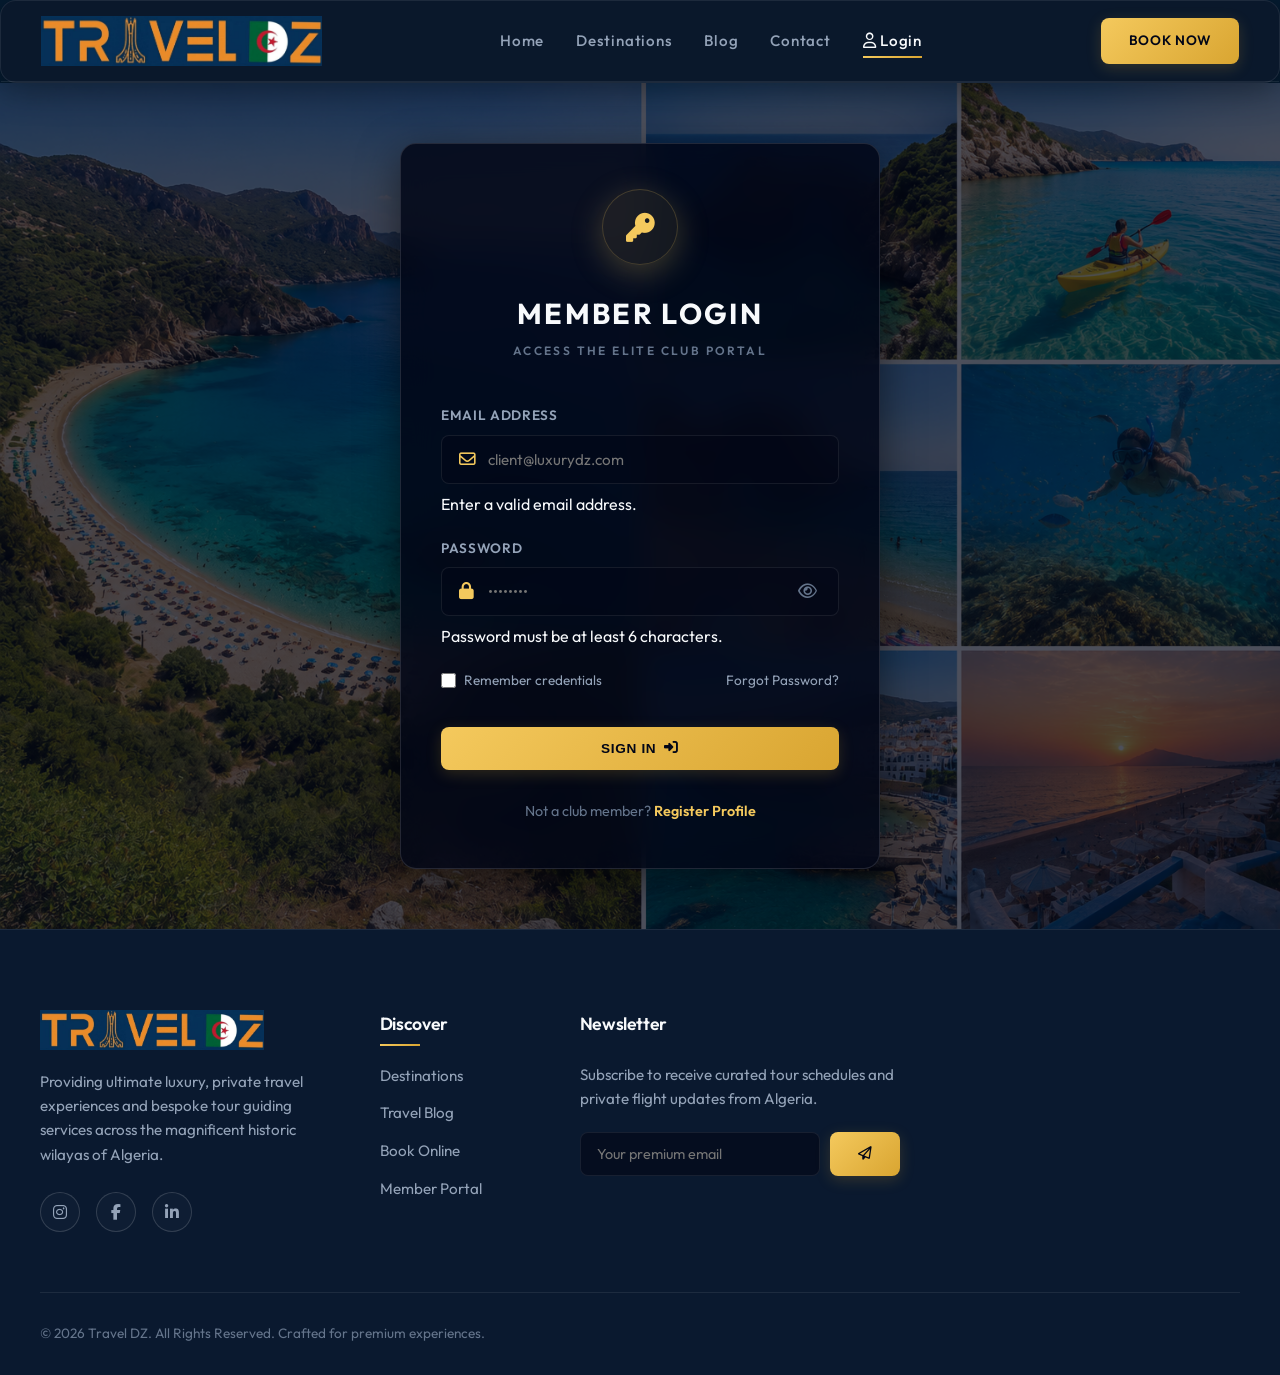
<file: content/login.html>
<!DOCTYPE html>
<html lang="en">
<head>
  <meta charset="UTF-8">
  <meta name="viewport" content="width=device-width, initial-scale=1.0">
  <title>Travel DZ - Elite Club Login</title>
  <meta name="description" content="Sign in to your Travel DZ member profile. Access custom itineraries, luxury flight details, and booking logs.">
  <link rel="stylesheet" href="https://cdnjs.cloudflare.com/ajax/libs/font-awesome/6.4.0/css/all.min.css">
  <link rel="stylesheet" href="../style/shared.css">
  <link rel="stylesheet" href="../style/login.css">
</head>
<body>
  <header class="glass-panel" id="header">
    <nav class="navbar">
      <a href="../content/HOME.html" class="nav-logo">
        <img src="../images/logotraveldz.jpg" alt="Travel DZ Logo">
      </a>
      <ul class="nav-menu" id="nav-menu">
        <li><a href="../content/HOME.html" class="nav-link">Home</a></li>
        <li><a href="../content/destination.html" class="nav-link">Destinations</a></li>
        <li><a href="../content/readMore.html" class="nav-link">Blog</a></li>
        <li><a href="../content/contact.html" class="nav-link">Contact</a></li>
        <li><a href="../content/login.html" class="nav-link active"><i class="fa-regular fa-user"></i> Login</a></li>
      </ul>
      <div class="nav-cta">
        <a href="../content/booking.html" class="btn-primary">Book Now</a>
      </div>
      <button class="nav-toggle" id="nav-toggle">
        <i class="fa-solid fa-bars"></i>
      </button>
    </nav>
  </header>
  <main class="auth-container animate-fade-in-up" id="login-page">
    <div class="auth-card glass-panel-heavy" id="login-card">
      <div class="auth-icon"><i class="fa-solid fa-key"></i></div>
      <h2>MEMBER LOGIN</h2>
      <p class="auth-subtitle">ACCESS THE ELITE CLUB PORTAL</p>
      <div class="title-divider" style="margin: 15px auto 30px; width: 40px;"></div>
      <form id="login-form" novalidate>
        <div class="form-group" id="group-email">
          <label for="login-email">Email Address</label>
          <div class="input-icon-wrapper">
            <i class="fa-regular fa-envelope input-icon"></i>
            <input type="email" id="login-email" placeholder="client@luxurydz.com" required>
          </div>
          <span class="error-message" id="error-email-txt">Enter a valid email address.</span>
        </div>
        <div class="form-group" id="group-password" style="margin-top: 20px;">
          <label for="login-password">Password</label>
          <div class="input-icon-wrapper">
            <i class="fa-solid fa-lock input-icon"></i>
            <input type="password" id="login-password" placeholder="••••••••" required>
            <button type="button" class="password-toggle" id="password-toggle-btn">
              <i class="fa-regular fa-eye" id="toggle-icon"></i>
            </button>
          </div>
          <span class="error-message" id="error-pass-txt">Password must be at least 6 characters.</span>
        </div>
        <div class="auth-options">
          <div class="remember-me">
            <input type="checkbox" id="remember-check">
            <label for="remember-check">Remember credentials</label>
          </div>
          <a href="#" class="forgot-pass-link" onclick="alert('Recovery process simulated: instructions have been logged.');">Forgot Password?</a>
        </div>
        <button type="submit" class="btn-primary btn-submit-auth" style="width: 100%; justify-content: center; padding: 14px; margin-top: 10px;">
          Sign In <i class="fa-solid fa-right-to-bracket"></i>
        </button>
      </form>
      <p class="auth-footer-prompt">Not a club member? <a href="../content/register.html" class="auth-link">Register Profile</a></p>
    </div>
  </main>
  <div class="toast-notification" id="login-toast">
    <div class="toast-icon"><i class="fa-solid fa-check"></i></div>
    <div class="toast-text">
      <h4>Access Granted</h4>
      <p>Entering the private lounge lobby...</p>
    </div>
  </div>
  <footer>
    <div class="footer-container">
      <div class="footer-about">
        <div class="logo"><img src="../images/logotraveldz.jpg" alt="Travel DZ Logo"></div>
        <p>Providing ultimate luxury, private travel experiences and bespoke tour guiding services across the magnificent historic wilayas of Algeria.</p>
        <div class="footer-socials">
          <a href="https://www.instagram.com" class="social-icon"><i class="fa-brands fa-instagram"></i></a>
          <a href="https://www.facebook.com" class="social-icon"><i class="fa-brands fa-facebook-f"></i></a>
          <a href="https://www.linkedin.com" class="social-icon"><i class="fa-brands fa-linkedin-in"></i></a>
        </div>
      </div>
      <div class="footer-links">
        <h4>Discover</h4>
        <ul>
          <li><a href="../content/destination.html">Destinations</a></li>
          <li><a href="../content/readMore.html">Travel Blog</a></li>
          <li><a href="../content/booking.html">Book Online</a></li>
          <li><a href="../content/login.html">Member Portal</a></li>
        </ul>
      </div>
      <div class="footer-newsletter">
        <h4>Newsletter</h4>
        <p>Subscribe to receive curated tour schedules and private flight updates from Algeria.</p>
        <form class="newsletter-form" onsubmit="event.preventDefault(); alert('Thank you for subscribing to our luxury list!');">
          <input type="email" placeholder="Your premium email" required>
          <button type="submit" class="btn-primary"><i class="fa-regular fa-paper-plane"></i></button>
        </form>
      </div>
    </div>
    <div class="footer-bottom">
      <p>&copy; 2026 Travel DZ. All Rights Reserved. Crafted for premium experiences.</p>
    </div>
  </footer>
  <script src="../javascript/login.js"></script>
  <script>
    document.getElementById('nav-toggle').addEventListener('click', () => {
      document.getElementById('nav-menu').classList.toggle('mobile-open');
    });
  </script>
</body>
</html>
</file>
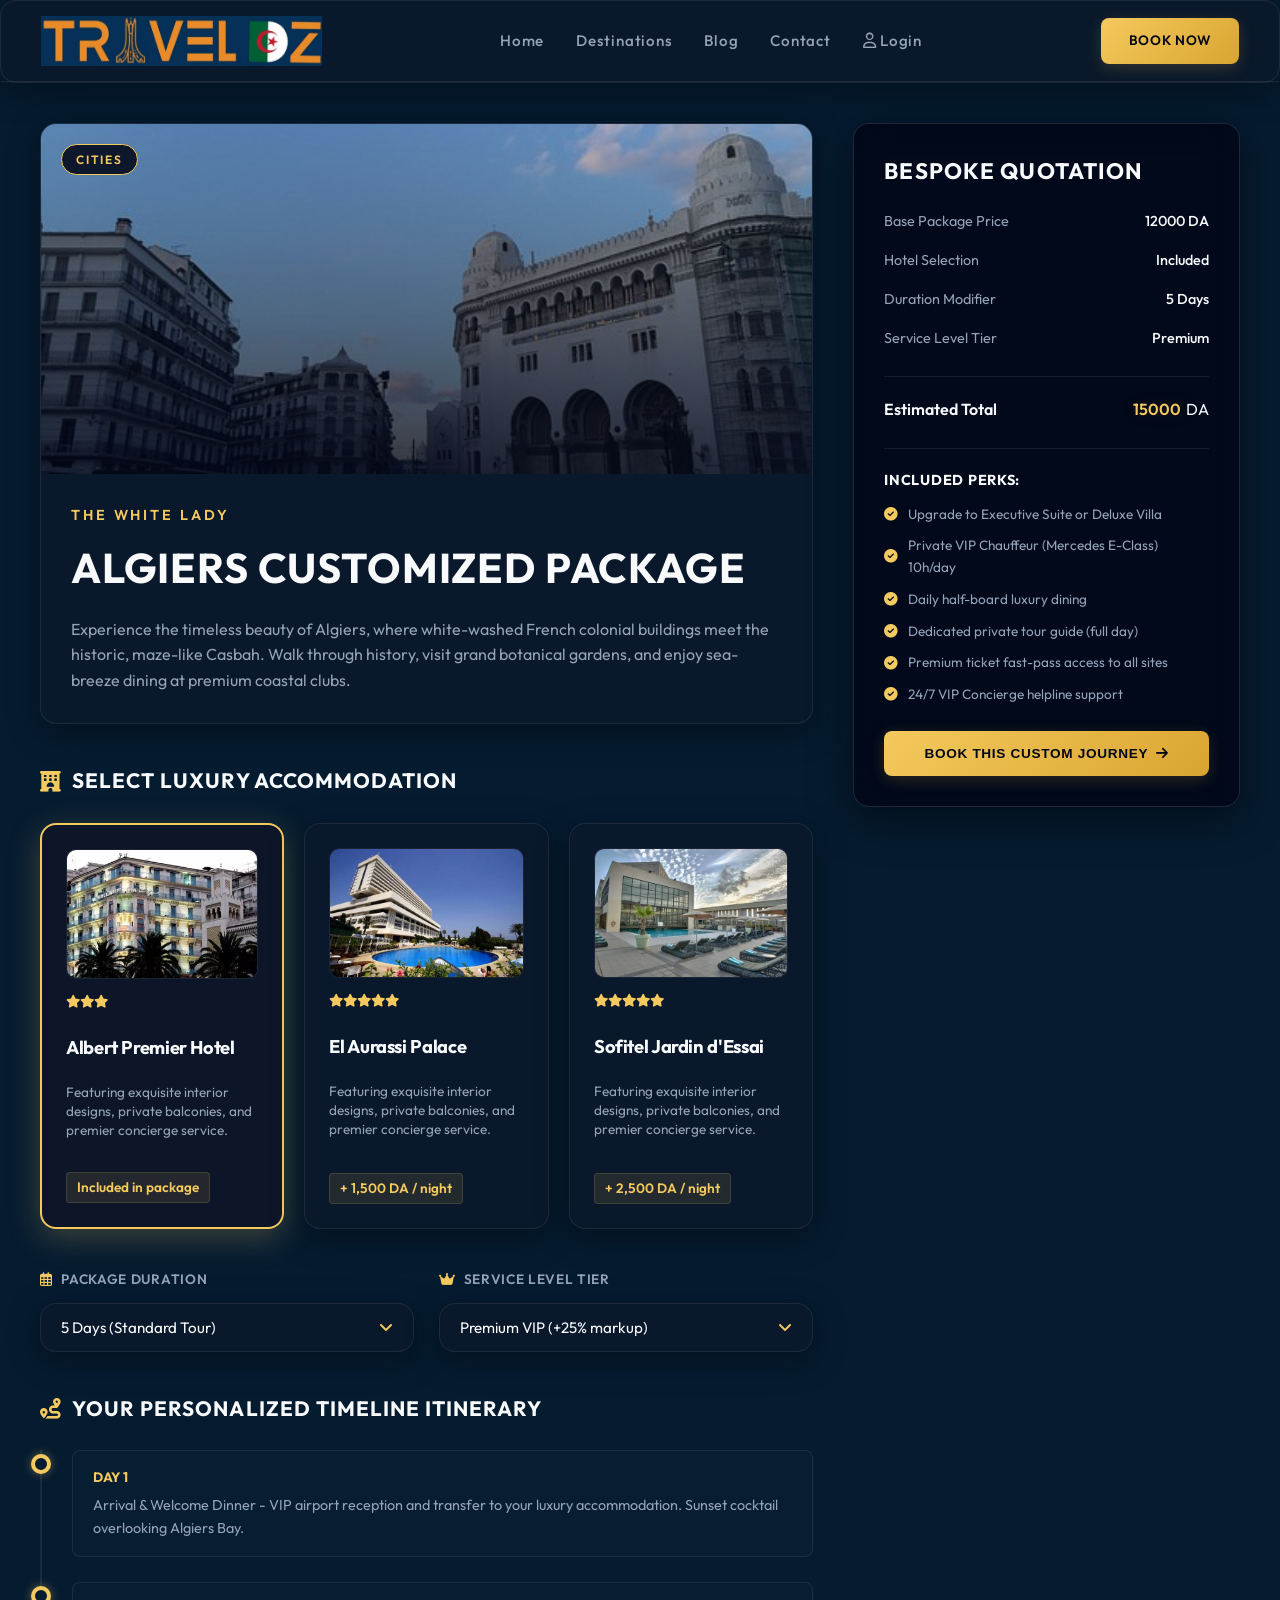
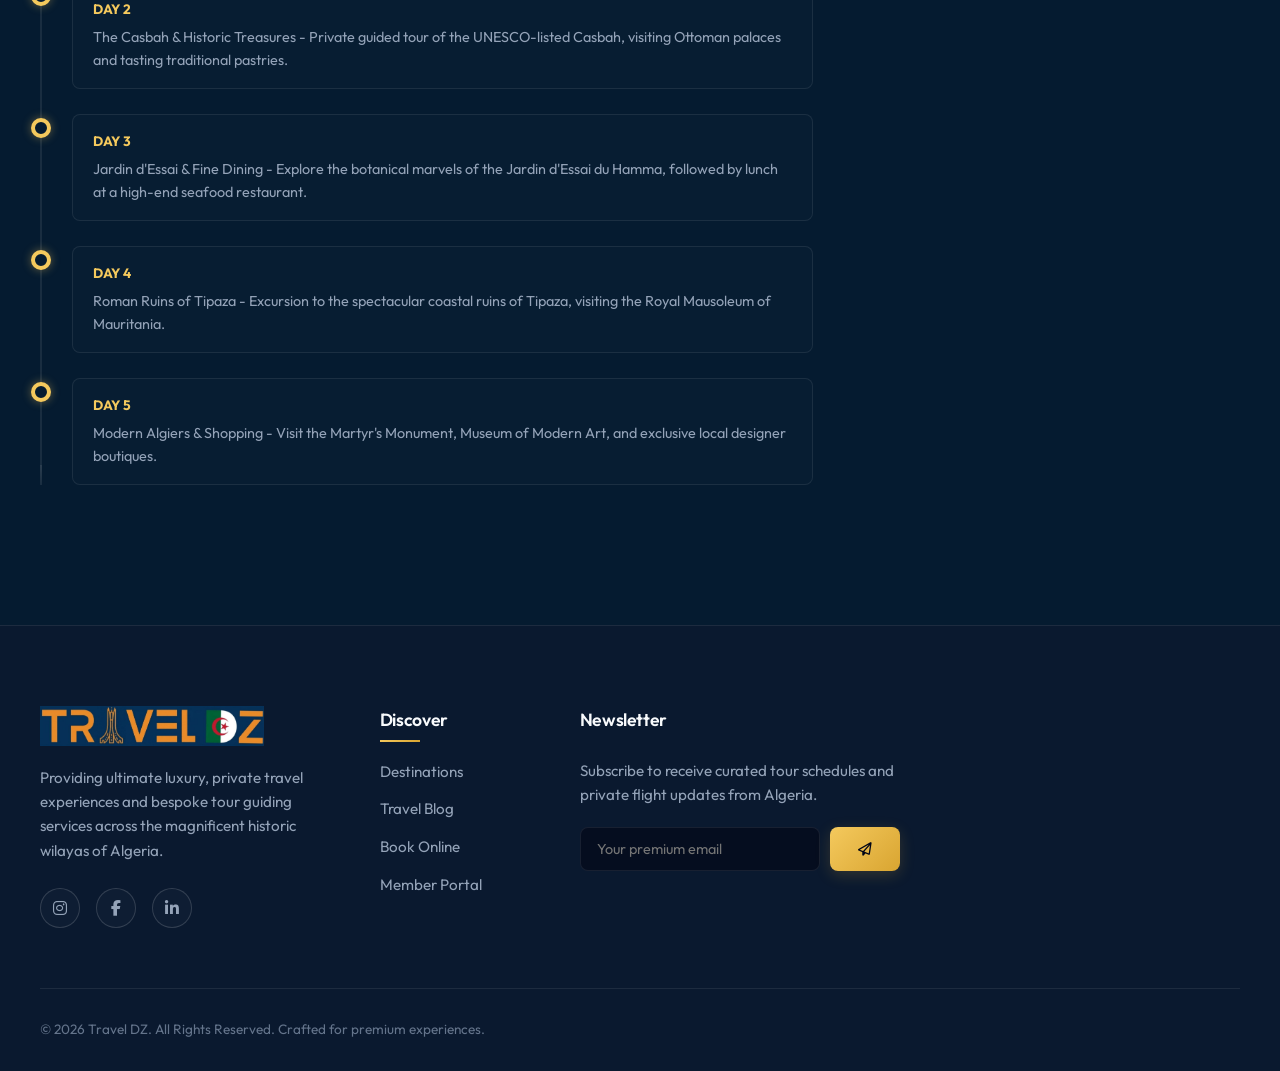
<file: content/plan.html>
<!DOCTYPE html>
<html lang="en">
<head>
  <meta charset="UTF-8">
  <meta name="viewport" content="width=device-width, initial-scale=1.0">
  <title>Travel DZ - Customize Your Luxury Plan</title>
  <meta name="description" content="Customize your luxury travel plan for Algeria. Select premium 5-star hotels, choose your concierge service tier, and generate a dynamic custom itinerary.">
  <link rel="stylesheet" href="https://cdnjs.cloudflare.com/ajax/libs/font-awesome/6.4.0/css/all.min.css">
  <link rel="stylesheet" href="../style/shared.css">
  <link rel="stylesheet" href="../style/plan.css">
</head>
<body>

  <header class="glass-panel" id="header">
    <nav class="navbar">
        <a href="../content/HOME.html" class="nav-logo">
        <img src="../images/logotraveldz.jpg" alt="Travel DZ Logo">
      </a>
      <ul class="nav-menu" id="nav-menu">
        <li><a href="../content/HOME.html" class="nav-link">Home</a></li>
        <li><a href="../content/destination.html" class="nav-link">Destinations</a></li>
        <li><a href="../content/readMore.html" class="nav-link">Blog</a></li>
        <li><a href="../content/contact.html" class="nav-link">Contact</a></li>
        <li><a href="../content/login.html" class="nav-link"><i class="fa-regular fa-user"></i> Login</a></li>
      </ul>
      <div class="nav-cta">
        <a href="../content/booking.html" class="btn-primary">Book Now</a>
      </div>
      <button class="nav-toggle" id="nav-toggle">
        <i class="fa-solid fa-bars"></i>
      </button>
    </nav>
  </header>
  <main class="plan-customizer-container">
    <div class="customizer-layout">
      <div class="customizer-main">
        <div class="destination-detail-card glass-panel animate-fade-in">
          <div class="dest-image-banner" id="dest-banner" style="background-image: url('../images/memorial-du-martyr.jpg');">
            <span class="dest-badge-category" id="dest-category">Cities</span>
          </div>
          <div class="dest-info-text">
            <span class="dest-tagline-top" id="dest-tagline">The White Lady</span>
            <h1 class="dest-title-name" id="dest-name">Algiers Package</h1>
            <p class="dest-description-para" id="dest-desc">
              Experience the timeless beauty of Algiers, where white-washed French colonial buildings meet the historic, maze-like Casbah. Walk through history, visit grand botanical gardens, and enjoy sea-breeze dining at premium coastal clubs.
            </p>
          </div>
        </div>
        <section class="section-customizer">
          <h3 class="section-title"><i class="fa-solid fa-hotel"></i> Select Luxury Accommodation</h3>
          <div class="hotels-grid" id="hotels-grid">
          </div>
        </section>
        <section class="section-customizer options-selectors-grid">
          <div class="option-box">
            <label for="duration-select"><i class="fa-regular fa-calendar-days"></i> Package Duration</label>
            <div class="select-wrapper glass-panel">
              <select id="duration-select">
                <option value="3">3 Days (Getaway)</option>
                <option value="5" selected>5 Days (Standard Tour)</option>
                <option value="7">7 Days (Premium Tour)</option>
                <option value="10">10 Days (Complete Voyage)</option>
              </select>
            </div>
          </div>
          <div class="option-box">
            <label for="service-select"><i class="fa-solid fa-crown"></i> Service Level Tier</label>
            <div class="select-wrapper glass-panel">
              <select id="service-select">
                <option value="Standard">Standard Luxury</option>
                <option value="Premium" selected>Premium VIP (+25% markup)</option>
                <option value="VIP">Elite Royal VIP (+60% markup)</option>
              </select>
            </div>
          </div>
        </section>
        <section class="section-customizer">
          <h3 class="section-title"><i class="fa-solid fa-route"></i> Your Personalized Timeline Itinerary</h3>
          <div class="timeline" id="plan-timeline-container">
          </div>
        </section>
      </div>
      <aside class="customizer-sidebar">
        <div class="price-summary-card glass-panel-heavy sticky-sidebar" id="pricing-card">
          <h3>Bespoke Quotation</h3>
          <div class="title-divider" style="margin: 10px 0 20px; width: 40px;"></div>
          
          <div class="price-breakdown">
            <div class="breakdown-row">
              <span>Base Package Price</span>
              <span id="breakdown-base">0 DA</span>
            </div>
            <div class="breakdown-row">
              <span>Hotel Selection</span>
              <span id="breakdown-hotel">0 DA</span>
            </div>
            <div class="breakdown-row">
              <span>Duration Modifier</span>
              <span id="breakdown-duration">5 Days</span>
            </div>
            <div class="breakdown-row">
              <span>Service Level Tier</span>
              <span id="breakdown-tier">Premium</span>
            </div>
            <div class="breakdown-total">
              <span>Estimated Total</span>
              <span class="total-amount-display">
                <span class="total-val" id="total-price-val">15000</span> DA
              </span>
            </div>
          </div>
          <div class="sidebar-perks">
            <h4>Included Perks:</h4>
            <ul id="perks-list">
              <li><i class="fa-solid fa-check"></i> Private Airport Transfers</li>
              <li><i class="fa-solid fa-check"></i> Daily Gourmet Breakfast</li>
              <li><i class="fa-solid fa-check"></i> Dedicated Travel Concierge</li>
            </ul>
          </div>
          <button class="btn-primary" id="confirm-booking-btn" style="width: 100%; justify-content: center; padding: 15px;">
            Book This Custom Journey <i class="fa-solid fa-arrow-right"></i>
          </button>
        </div>
      </aside>
    </div>
  </main>
  <footer>
    <div class="footer-container">
      <div class="footer-about">
        <div class="logo"><img src="../images/logotraveldz.jpg" alt="Travel DZ Logo"></div>
        <p>Providing ultimate luxury, private travel experiences and bespoke tour guiding services across the magnificent historic wilayas of Algeria.</p>
   <div class="footer-socials">
          <a href="https://www.instagram.com" class="social-icon"><i class="fa-brands fa-instagram"></i></a>
          <a href="https://www.facebook.com" class="social-icon"><i class="fa-brands fa-facebook-f"></i></a>
          <a href="https://www.linkedin.com" class="social-icon"><i class="fa-brands fa-linkedin-in"></i></a>
        </div>
      </div>
      <div class="footer-links">
        <h4>Discover</h4>
        <ul>
          <li><a href="../content/destination.html">Destinations</a></li>
          <li><a href="../content/readMore.html">Travel Blog</a></li>
          <li><a href="../content/booking.html">Book Online</a></li>
          <li><a href="../content/login.html">Member Portal</a></li>
        </ul>
      </div>
      <div class="footer-newsletter">
        <h4>Newsletter</h4>
        <p>Subscribe to receive curated tour schedules and private flight updates from Algeria.</p>
        <form class="newsletter-form" onsubmit="event.preventDefault(); alert('Thank you for subscribing to our luxury list!');">
          <input type="email" placeholder="Your premium email" required>
          <button type="submit" class="btn-primary"><i class="fa-regular fa-paper-plane"></i></button>
        </form>
      </div>
    </div>
    <div class="footer-bottom">
      <p>&copy; 2026 Travel DZ. All Rights Reserved. Crafted for premium experiences.</p>
    </div>
  </footer>
  <script src="../javascript/data.js"></script>
  <script src="../javascript/plan.js"></script>
  <script>
    document.getElementById('nav-toggle').addEventListener('click', () => {
      document.getElementById('nav-menu').classList.toggle('mobile-open');
    });
  </script>
</body>
</html>
</file>
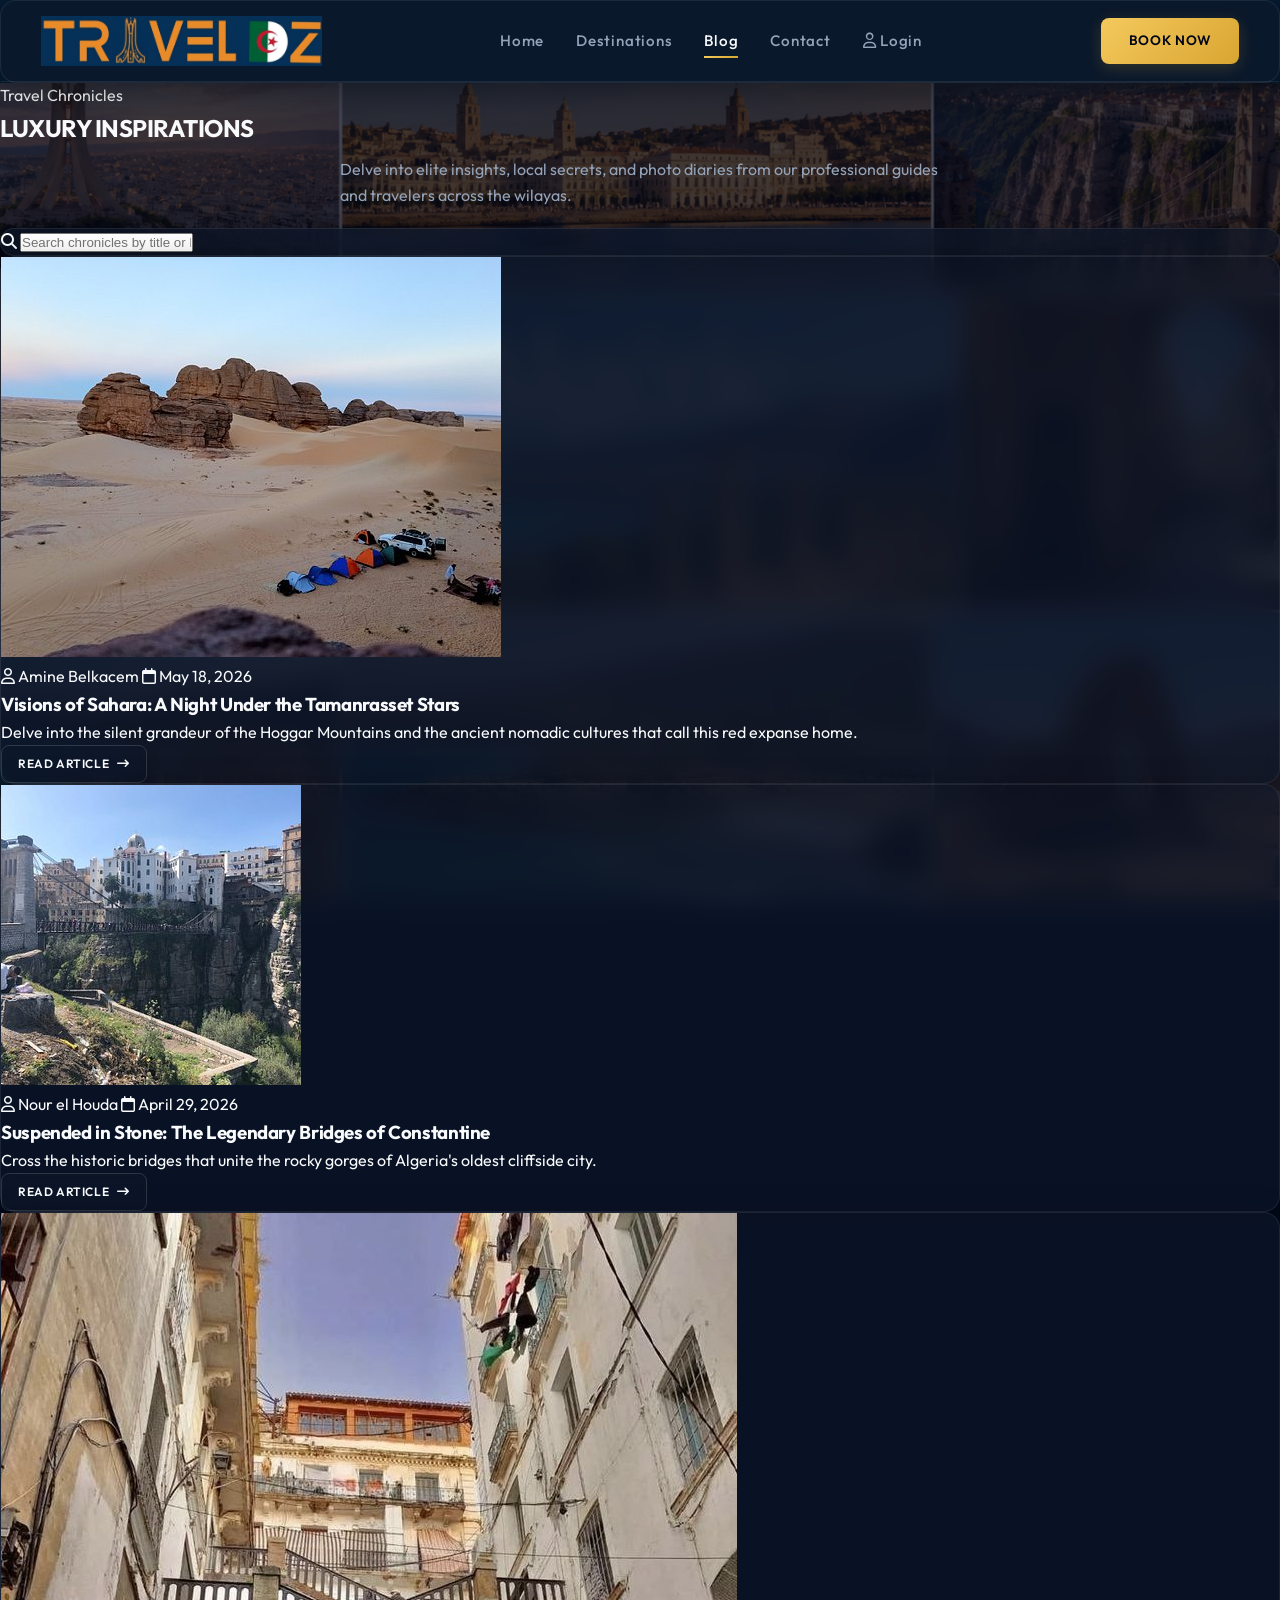
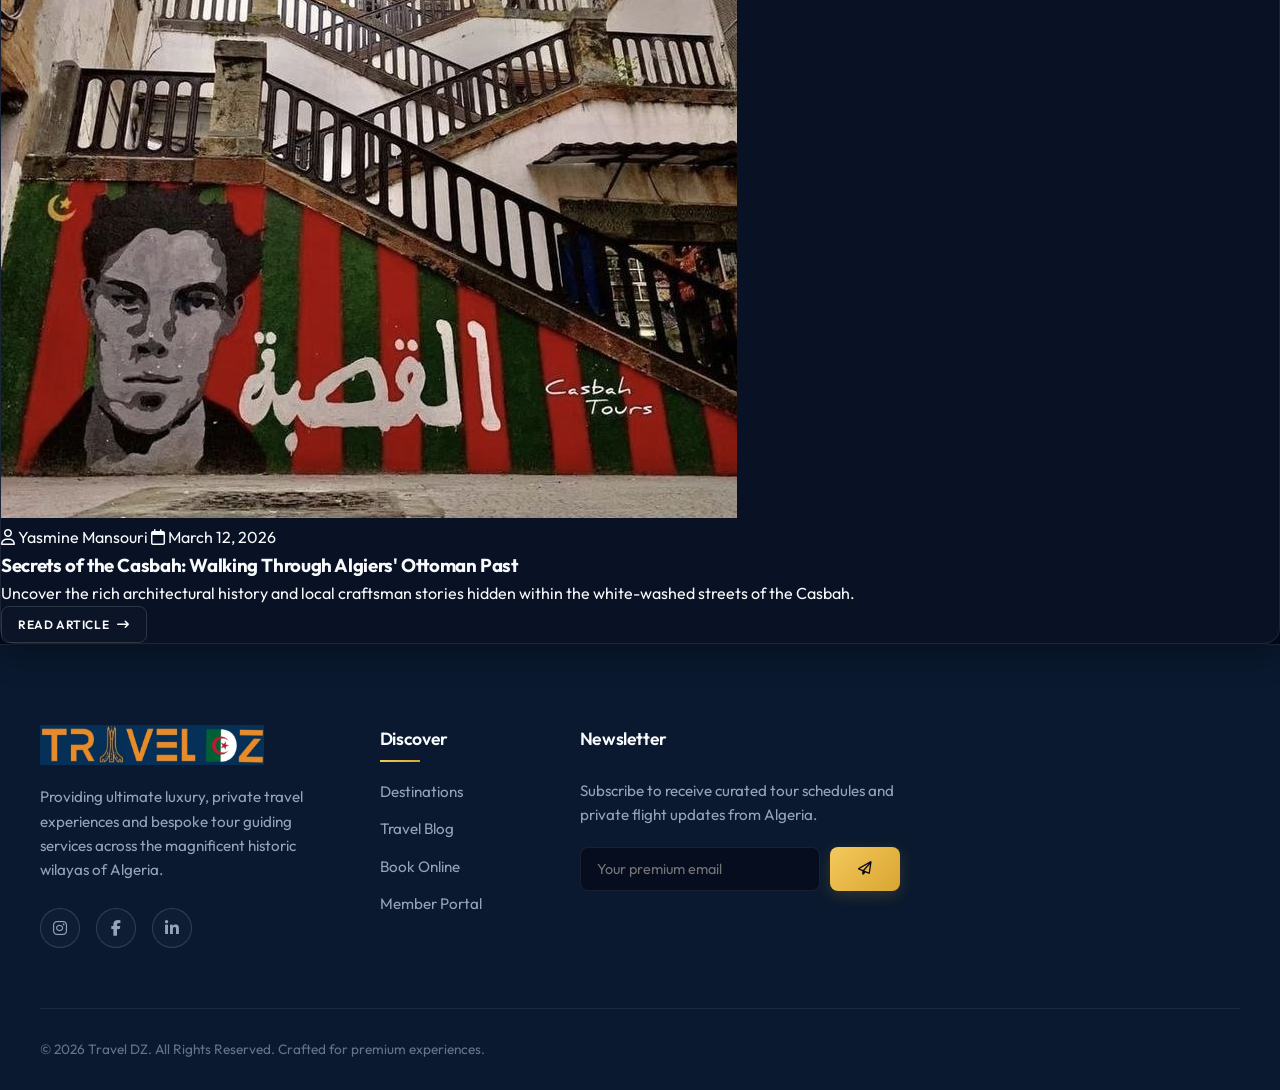
<file: content/readMore.html>
<!DOCTYPE html>
<html lang="en">
<head>
  <meta charset="UTF-8">
  <meta name="viewport" content="width=device-width, initial-scale=1.0">
  <title>Travel DZ - Luxury Travel Chronicles</title>
  <meta name="description" content="Discover stories of Algerian luxury expeditions. Read articles about historic architecture, Saharan retreats, and coastal culture.">
  <link rel="stylesheet" href="https://cdnjs.cloudflare.com/ajax/libs/font-awesome/6.4.0/css/all.min.css">
  <link rel="stylesheet" href="../style/shared.css">
  <link rel="stylesheet" href="../style/readMore.css">
</head>
<body>
  <header class="glass-panel" id="header">
    <nav class="navbar">
      <a href="../content/HOME.html" class="nav-logo">
        <img src="../images/logotraveldz.jpg" alt="Travel DZ Logo">
      </a>
      <ul class="nav-menu" id="nav-menu">
        <li><a href="../content/HOME.html" class="nav-link">Home</a></li>
        <li><a href="../content/destination.html" class="nav-link">Destinations</a></li>
        <li><a href="../content/readMore.html" class="nav-link active">Blog</a></li>
        <li><a href="../content/contact.html" class="nav-link">Contact</a></li>
        <li><a href="../content/login.html" class="nav-link"><i class="fa-regular fa-user"></i> Login</a></li>
      </ul>
      <div class="nav-cta">
        <a href="../content/booking.html" class="btn-primary">Book Now</a>
      </div>
      <button class="nav-toggle" id="nav-toggle">
        <i class="fa-solid fa-bars"></i>
      </button>
    </nav>
  </header>
  <div class="blog-background-wrapper">
    <section class="blog-banner-section">
      <div class="section-header animate-fade-in-up">
        <span class="sub-title">Travel Chronicles</span>
        <h2>LUXURY INSPIRATIONS</h2>
        <p style="color: var(--text-secondary); max-width: 600px; margin: 10px auto 0;">Delve into elite insights, local secrets, and photo diaries from our professional guides and travelers across the wilayas.</p>
        <div class="title-divider" style="margin: 20px auto 0;"></div>
      </div>
    </section>
    <section class="blog-search-section">
      <div class="search-box-wrapper glass-panel">
        <i class="fa-solid fa-magnifying-glass search-icon"></i>
        <input type="text" id="article-search-input" placeholder="Search chronicles by title or keyword...">
      </div>
    </section>
    <main class="blog-grid-container">
      <div class="articles-grid" id="articles-grid">
      </div>
    </main>
  </div>
  <footer>
    <div class="footer-container">
      <div class="footer-about">
        <div class="logo"><img src="../images/logotraveldz.jpg" alt="Travel DZ Logo"></div>
        <p>Providing ultimate luxury, private travel experiences and bespoke tour guiding services across the magnificent historic wilayas of Algeria.</p>
      <div class="footer-socials">
          <a href="https://www.instagram.com" class="social-icon"><i class="fa-brands fa-instagram"></i></a>
          <a href="https://www.facebook.com" class="social-icon"><i class="fa-brands fa-facebook-f"></i></a>
          <a href="https://www.linkedin.com" class="social-icon"><i class="fa-brands fa-linkedin-in"></i></a>
        </div>
      </div>
      <div class="footer-links">
        <h4>Discover</h4>
        <ul>
          <li><a href="../content/destination.html">Destinations</a></li>
          <li><a href="../content/readMore.html">Travel Blog</a></li>
          <li><a href="../content/booking.html">Book Online</a></li>
          <li><a href="../content/login.html">Member Portal</a></li>
        </ul>
      </div>
      <div class="footer-newsletter">
        <h4>Newsletter</h4>
        <p>Subscribe to receive curated tour schedules and private flight updates from Algeria.</p>
        <form class="newsletter-form" onsubmit="event.preventDefault(); alert('Thank you for subscribing to our luxury list!');">
          <input type="email" placeholder="Your premium email" required>
          <button type="submit" class="btn-primary"><i class="fa-regular fa-paper-plane"></i></button>
        </form>
      </div>
    </div>
    <div class="footer-bottom">
      <p>&copy; 2026 Travel DZ. All Rights Reserved. Crafted for premium experiences.</p>
    </div>
  </footer>
  <script src="../javascript/data.js"></script>
  <script src="../javascript/readMore.js"></script>
  <script>
    document.getElementById('nav-toggle').addEventListener('click', () => {
      document.getElementById('nav-menu').classList.toggle('mobile-open');
    });
  </script>
</body>
</html>
</file>
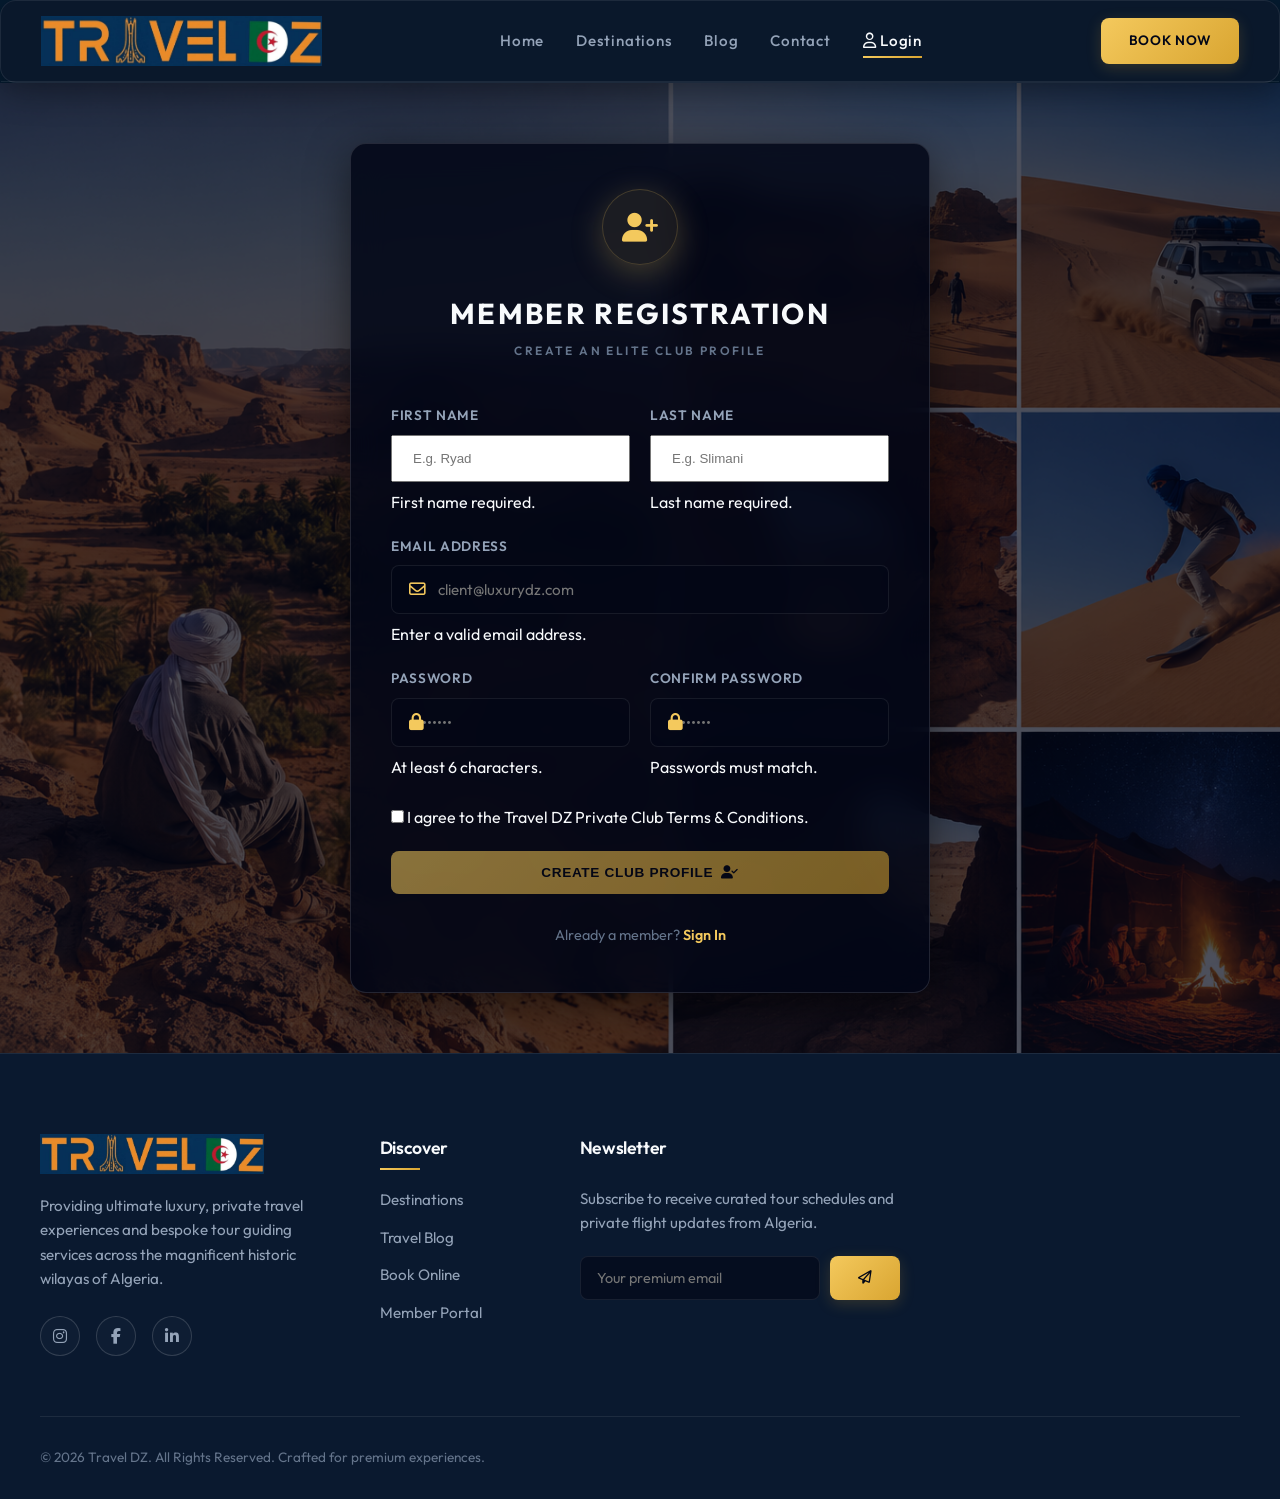
<file: content/register.html>
<!DOCTYPE html>
<html lang="en">
<head>
  <meta charset="UTF-8">
  <meta name="viewport" content="width=device-width, initial-scale=1.0">
  <title>Travel DZ - Elite Club Registration</title>
  <meta name="description" content="Register your Travel DZ member profile. Create a bespoke secure account to manage bookings, track schedules, and consult VIP travel advisors.">
  <link rel="stylesheet" href="https://cdnjs.cloudflare.com/ajax/libs/font-awesome/6.4.0/css/all.min.css">
  <link rel="stylesheet" href="../style/shared.css">
  <link rel="stylesheet" href="../style/login.css"> 
</head>
<body>
  <header class="glass-panel" id="header">
    <nav class="navbar">
     <a href="../content/HOME.html" class="nav-logo">
        <img src="../images/logotraveldz.jpg" alt="Travel DZ Logo">
      </a>
      <ul class="nav-menu" id="nav-menu">
        <li><a href="../content/HOME.html" class="nav-link">Home</a></li>
        <li><a href="../content/destination.html" class="nav-link">Destinations</a></li>
        <li><a href="../content/readMore.html" class="nav-link">Blog</a></li>
        <li><a href="../content/contact.html" class="nav-link">Contact</a></li>
        <li><a href="../content/login.html" class="nav-link active"><i class="fa-regular fa-user"></i> Login</a></li>
      </ul>
      <div class="nav-cta">
        <a href="../content/booking.html" class="btn-primary">Book Now</a>
      </div>
      <button class="nav-toggle" id="nav-toggle">
        <i class="fa-solid fa-bars"></i>
      </button>
    </nav>
  </header>

  <main class="auth-container animate-fade-in-up" id="register-page">
    <div class="auth-card glass-panel-heavy" id="register-card" style="max-width: 580px;">

      <div class="auth-icon"><i class="fa-solid fa-user-plus"></i></div>
      <h2>MEMBER REGISTRATION</h2>
      <p class="auth-subtitle">CREATE AN ELITE CLUB PROFILE</p>
      <div class="title-divider" style="margin: 15px auto 30px; width: 40px;"></div>
      <form id="register-form" novalidate>
        <div class="auth-name-row">
          <div class="form-group">
            <label for="reg-firstname">First Name</label>
            <input type="text" id="reg-firstname" placeholder="E.g. Ryad" required>
            <span class="error-message" id="err-first">First name required.</span>
          </div>

          <div class="form-group">
            <label for="reg-lastname">Last Name</label>
            <input type="text" id="reg-lastname" placeholder="E.g. Slimani" required>
            <span class="error-message" id="err-last">Last name required.</span>
          </div>
        </div>
        <div class="form-group" style="margin-top: 20px;">
          <label for="reg-email">Email Address</label>
          <div class="input-icon-wrapper">
            <i class="fa-regular fa-envelope input-icon"></i>
            <input type="email" id="reg-email" placeholder="client@luxurydz.com" required>
          </div>
          <span class="error-message" id="err-email">Enter a valid email address.</span>
        </div>
        <div class="auth-name-row" style="margin-top: 20px;">
          <div class="form-group">
            <label for="reg-password">Password</label>
            <div class="input-icon-wrapper">
              <i class="fa-solid fa-lock input-icon"></i>
              <input type="password" id="reg-password" placeholder="••••••••" required>
            </div>
            <span class="error-message" id="err-pass">At least 6 characters.</span>
          </div>
          <div class="form-group">
            <label for="reg-confirm">Confirm Password</label>
            <div class="input-icon-wrapper">
              <i class="fa-solid fa-lock input-icon"></i>
              <input type="password" id="reg-confirm" placeholder="••••••••" required>
            </div>
            <span class="error-message" id="err-confirm">Passwords must match.</span>
          </div>
        </div>
        <div class="form-checkbox-group" style="margin: 25px 0 20px;">
          <input type="checkbox" id="terms-agree-check">
          <label for="terms-agree-check">I agree to the Travel DZ Private Club Terms & Conditions.</label>
        </div>
        <button type="submit" id="reg-submit-btn" class="btn-primary btn-submit-auth" style="width: 100%; justify-content: center; padding: 14px;" disabled>
          Create Club Profile <i class="fa-solid fa-user-check"></i>
        </button>
      </form>
      <p class="auth-footer-prompt">Already a member? <a href="../content/login.html" class="auth-link">Sign In</a></p>
    </div>
  </main>
  <div class="toast-notification" id="register-toast">
    <div class="toast-icon"><i class="fa-solid fa-check"></i></div>
    <div class="toast-text">
      <h4>Profile Registered</h4>
      <p>Redirecting to login portal...</p>
    </div>
  </div>
  <footer>
    <div class="footer-container">
      <div class="footer-about">
        <div class="logo"><img src="../images/logotraveldz.jpg" alt="Travel DZ Logo"></div>
        <p>Providing ultimate luxury, private travel experiences and bespoke tour guiding services across the magnificent historic wilayas of Algeria.</p>
       <div class="footer-socials">
          <a href="https://www.instagram.com" class="social-icon"><i class="fa-brands fa-instagram"></i></a>
          <a href="https://www.facebook.com" class="social-icon"><i class="fa-brands fa-facebook-f"></i></a>
          <a href="https://www.linkedin.com" class="social-icon"><i class="fa-brands fa-linkedin-in"></i></a>
        </div>
      </div>
      <div class="footer-links">
        <h4>Discover</h4>
        <ul>
          <li><a href="../content/destination.html">Destinations</a></li>
          <li><a href="../content/readMore.html">Travel Blog</a></li>
          <li><a href="../content/booking.html">Book Online</a></li>
          <li><a href="../content/login.html">Member Portal</a></li>
        </ul>
      </div>
      <div class="footer-newsletter">
        <h4>Newsletter</h4>
        <p>Subscribe to receive curated tour schedules and private flight updates from Algeria.</p>
        <form class="newsletter-form" onsubmit="event.preventDefault(); alert('Thank you for subscribing to our luxury list!');">
          <input type="email" placeholder="Your premium email" required>
          <button type="submit" class="btn-primary"><i class="fa-regular fa-paper-plane"></i></button>
        </form>
      </div>
    </div>
    <div class="footer-bottom">
      <p>&copy; 2026 Travel DZ. All Rights Reserved. Crafted for premium experiences.</p>
    </div>
  </footer>
  <script src="../javascript/register.js"></script>
  <script>
    document.getElementById('nav-toggle').addEventListener('click', () => {
      document.getElementById('nav-menu').classList.toggle('mobile-open');
    });
  </script>
</body>
</html>
</file>
<file: style/shared.css>
@import url('https://fonts.googleapis.com/css2?family=Outfit:wght@300;400;500;600;700;800&display=swap');
:root {
  --bg-primary: #051b30;
  --bg-secondary: #0a192f;
  --bg-glass: rgba(15, 23, 42, 0.65);
  --bg-glass-heavy: rgba(2, 6, 23, 0.85);
  --border-glass: rgba(255, 255, 255, 0.08);
  --border-glass-bright: rgba(255, 255, 255, 0.15);
  --accent-gold-start: #f4c95d;
  --accent-gold-end: #d9a531;
  --accent-gradient: linear-gradient(135deg, var(--accent-gold-start), var(--accent-gold-end));
  --text-primary: #f8fafc;
  --text-secondary: #94a3b8;
  --text-muted: #64748b;
  --glow-gold: 0 8px 32px rgba(244, 201, 93, 0.25);
  --glow-gold-hover: 0 12px 40px rgba(244, 201, 93, 0.4);
  --transition: all 0.35s cubic-bezier(0.4, 0, 0.2, 1);
  --font-family: "Outfit", "Segoe UI", Tahoma, sans-serif;
  --max-width: 1400px;
}
* {
  margin: 0;
  padding: 0;
  box-sizing: border-box;
}

body {
  background-color: var(--bg-primary);
  color: var(--text-primary);
  font-family: var(--font-family);
  line-height: 1.6;
  overflow-x: hidden;
  min-height: 100vh;
  display: flex;
  flex-direction: column;
}
::-webkit-scrollbar {
  width: 10px;
}

::-webkit-scrollbar-track {
  background: var(--bg-primary);
}
::-webkit-scrollbar-thumb {
  background: linear-gradient(to bottom, #d9a531, #0a192f);
  border-radius: 5px;
  border: 2px solid var(--bg-primary);
}

::-webkit-scrollbar-thumb:hover {
  background: var(--accent-gradient);
}
h1, h2, h3, h4, h5, h6 {
  font-weight: 700;
  letter-spacing: -0.02em;
  color: var(--text-primary);
}
a {
  color: inherit;
  text-decoration: none;
  transition: var(--transition);
}
.glass-panel {
  background: var(--bg-glass);
  backdrop-filter: blur(12px);
  -webkit-backdrop-filter: blur(12px);
  border: 1px solid var(--border-glass);
  border-radius: 16px;
  box-shadow: 0 8px 32px 0 rgba(0, 0, 0, 0.37);
}

.glass-panel-heavy {
  background: var(--bg-glass-heavy);
  backdrop-filter: blur(16px);
  -webkit-backdrop-filter: blur(16px);
  border: 1px solid var(--border-glass);
  border-radius: 16px;
  box-shadow: 0 12px 40px 0 rgba(0, 0, 0, 0.5);
}
.btn-primary {
  background: var(--accent-gradient);
  color: #020617;
  font-weight: 600;
  padding: 12px 28px;
  border-radius: 8px;
  border: none;
  cursor: pointer;
  letter-spacing: 0.05em;
  text-transform: uppercase;
  font-size: 0.85rem;
  display: inline-flex;
  align-items: center;
  gap: 8px;
  box-shadow: 0 4px 15px rgba(217, 165, 49, 0.2);
  transition: var(--transition);
}

.btn-primary:hover {
  transform: translateY(-2px);
  box-shadow: var(--glow-gold-hover);
  color: #000;
}

.btn-secondary {
  background: transparent;
  color: var(--text-primary);
  font-weight: 600;
  padding: 11px 27px;
  border-radius: 8px;
  border: 1px solid var(--border-glass-bright);
  cursor: pointer;
  letter-spacing: 0.05em;
  text-transform: uppercase;
  font-size: 0.85rem;
  display: inline-flex;
  align-items: center;
  gap: 8px;
  backdrop-filter: blur(5px);
  transition: var(--transition);
}

.btn-secondary:hover {
  background: rgba(255, 255, 255, 0.05);
  border-color: var(--accent-gold-start);
  color: var(--accent-gold-start);
  transform: translateY(-2px);
}


header {
  position: sticky;
  top: 0;
  z-index: 1000;
  width: 100%;
}

.navbar {
  display: flex;
  justify-content: space-between;
  align-items: center;
  max-width: var(--max-width);
  margin: 0 auto;
  padding: 15px 40px;
  transition: var(--transition);
  border-bottom: 1px solid var(--border-glass);
}
.nav-logo {
  font-size: 1.8rem;
  font-weight: 800;
  letter-spacing: 0.15em;
  display: flex;
  align-items: center;
  gap: 10px;
  background: none;
}
.nav-logo .brand-text {
  background: var(--accent-gradient);
  -webkit-background-clip: text;
  background-clip: text;
  color: transparent;
}
.nav-logo img {
  height: 50px;
  width: auto;
  object-fit: contain;
  display: block;
  transition: var(--transition);
}
.nav-menu {
  display: flex;
  list-style: none;
  gap: 32px;
}

.nav-link {
  font-size: 0.95rem;
  font-weight: 500;
  letter-spacing: 0.05em;
  padding: 8px 0;
  position: relative;
  color: var(--text-secondary);
}

.nav-link::after {
  content: '';
  position: absolute;
  bottom: 0;
  left: 0;
  width: 0;
  height: 2px;
  background: var(--accent-gradient);
  transition: var(--transition);
}
.nav-link:hover, .nav-link.active {
  color: var(--text-primary);
}

.nav-link:hover::after, .nav-link.active::after {
  width: 100%;
}

.nav-cta {
  display: flex;
  align-items: center;
  gap: 16px;
}

.nav-toggle {
  display: none;
  background: none;
  border: none;
  color: var(--text-primary);
  font-size: 1.5rem;
  cursor: pointer;
}
.toast-notification {
  position: fixed;
  bottom: 30px;
  right: 30px;
  z-index: 9999;
  background: var(--bg-glass-heavy);
  border: 1px solid var(--accent-gold-start);
  border-radius: 12px;
  padding: 16px 24px;
  box-shadow: var(--glow-gold);
  display: flex;
  align-items: center;
  gap: 12px;
  transform: translateY(100px);
  opacity: 0;
  transition: var(--transition);
}

.toast-notification.show {
  transform: translateY(0);
  opacity: 1;
}

.toast-icon {
  background: var(--accent-gradient);
  color: #020617;
  width: 28px;
  height: 28px;
  border-radius: 50%;
  display: flex;
  align-items: center;
  justify-content: center;
  font-weight: bold;
}

.toast-text h4 {
  font-size: 0.95rem;
  color: var(--accent-gold-start);
}

.toast-text p {
  font-size: 0.8rem;
  color: var(--text-secondary);
}
footer {
  margin-top: auto;
  background: var(--bg-secondary);
  border-top: 1px solid var(--border-glass);
  padding: 80px 40px 30px;
}

.footer-container {
  max-width: var(--max-width);
  margin: 0 auto;
  display: grid;
  grid-template-columns: 2fr 1fr 1fr 2fr;
  gap: 60px;
}

.footer-about .logo {
  font-size: 1.8rem;
  font-weight: 800;
  letter-spacing: 0.15em;

  background: none;
  margin-bottom: 20px;
}

.footer-about .logo img {
  height: 40px;
  width: auto;
}
.footer-about .logo img {
  height: 40px;
  width: auto;
  display: block;
  margin-bottom: 10px;
}
.footer-about p {
  color: var(--text-secondary);
  font-size: 0.95rem;
  margin-bottom: 25px;
}

.footer-socials {
  display: flex;
  gap: 16px;
}
.social-icon {
  width: 40px;
  height: 40px;
  border-radius: 50%;
  border: 1px solid var(--border-glass-bright);
  display: flex;
  align-items: center;
  justify-content: center;
  color: var(--text-secondary);
  font-size: 1rem;
  background: rgba(255, 255, 255, 0.02);
  transition: var(--transition);
}

.social-icon:hover {
  background: var(--accent-gradient);
  color: #020617;
  border-color: transparent;
  transform: translateY(-3px);
  box-shadow: 0 5px 15px rgba(244, 201, 93, 0.3);
}

.footer-links h4, .footer-newsletter h4 {
  color: var(--text-primary);
  font-size: 1.1rem;
  font-weight: 600;
  margin-bottom: 25px;
  position: relative;
}

.footer-links h4::after {
  content: '';
  position: absolute;
  bottom: -8px;
  left: 0;
  width: 40px;
  height: 2px;
  background: var(--accent-gradient);
}

.footer-links ul {
  list-style: none;
}

.footer-links li {
  margin-bottom: 12px;
}

.footer-links a {
  color: var(--text-secondary);
  font-size: 0.95rem;
}

.footer-links a:hover {
  color: var(--accent-gold-start);
  padding-left: 5px;
}

.footer-newsletter p {
  color: var(--text-secondary);
  font-size: 0.95rem;
  margin-bottom: 20px;
}

.newsletter-form {
  display: flex;
  gap: 10px;
}

.newsletter-form input {
  flex: 1;
  background: rgba(2, 6, 23, 0.6);
  border: 1px solid var(--border-glass);
  padding: 12px 16px;
  border-radius: 8px;
  color: var(--text-primary);
  font-family: inherit;
  font-size: 0.9rem;
  outline: none;
}

.newsletter-form input:focus {
  border-color: var(--accent-gold-start);
  box-shadow: 0 0 8px rgba(244, 201, 93, 0.15);
}
.footer-bottom {
  max-width: var(--max-width);
  margin: 60px auto 0;
  padding-top: 30px;
  border-top: 1px solid var(--border-glass);
  display: flex;
  justify-content: space-between;
  align-items: center;
  flex-wrap: wrap;
  gap: 20px;
}

.footer-bottom p {
  color: var(--text-muted);
  font-size: 0.85rem;
}

.footer-bottom-links {
  display: flex;
  gap: 24px;
}

.footer-bottom-links a {
  color: var(--text-muted);
  font-size: 0.85rem;
}

.footer-bottom-links a:hover {
  color: var(--text-secondary);
}
@keyframes fadeInUp {
  from {
    opacity: 0;
    transform: translateY(30px);
  }
  to {
    opacity: 1;
    transform: translateY(0);
  }
}

@keyframes fadeIn {
  from { opacity: 0; }
  to { opacity: 1; }
}

@keyframes shake {
  0%, 100% { transform: translateX(0); }
  25% { transform: translateX(-8px); }
  75% { transform: translateX(8px); }
}

.animate-fade-in-up {
  animation: fadeInUp 0.8s cubic-bezier(0.4, 0, 0.2, 1) forwards;
}

.animate-fade-in {
  animation: fadeIn 1s ease forwards;
}


@media (max-width: 1024px) {
  .footer-container {
    grid-template-columns: 1fr 1fr;
    gap: 40px;
  }
}

@media (max-width: 768px) {
  .navbar {
    padding: 15px 24px;
  }
  .nav-menu {
    display: none;
    position: absolute;
    top: 100%;
    left: 0;
    width: 100%;
    background: var(--bg-glass-heavy);
    backdrop-filter: blur(20px);
    border-bottom: 1px solid var(--border-glass);
    flex-direction: column;
    padding: 24px;
    gap: 20px;
    text-align: center;
    box-shadow: 0 10px 20px rgba(0, 0, 0, 0.4);
  }
  .nav-menu.mobile-open {
    display: flex;
  }
  .nav-toggle {
    display: block;
  }
  .nav-cta {
    display: none;
  }
  .footer-container {
    grid-template-columns: 1fr;
    gap: 40px;
    text-align: center;
  }
  .footer-about, .footer-links, .footer-newsletter {
    display: flex;
    flex-direction: column;
    align-items: center;
  }
  .footer-links h4::after {
    left: 50%;
    transform: translateX(-50%);
  }
  .footer-socials {
    justify-content: center;
  }
  .newsletter-form {
    width: 100%;
    max-width: 400px;
  }
  .footer-bottom {
    flex-direction: column;
    text-align: center;
  }
}
</file>
<file: style/article.css>
.article-container {
  max-width: 900px;
  margin: 40px auto 100px;
  padding: 0 24px;
}

.article-header {
  margin-bottom: 30px;
}

.back-link {
  font-size: 0.9rem;
  color: var(--accent-gold-start);
  display: inline-flex;
  align-items: center;
  gap: 8px;
  margin-bottom: 20px;
}

.back-link:hover {
  transform: translateX(-4px);
}

.article-meta-top {
  font-size: 0.8rem;
  color: var(--text-muted);
  text-transform: uppercase;
  letter-spacing: 0.05em;
  margin-bottom: 12px;
}

.meta-dot {
  margin: 0 6px;
  color: var(--text-muted);
}

.article-header h1 {
  font-size: 2.8rem;
  line-height: 1.25;
  letter-spacing: -0.01em;
}


.slideshow-section {
  position: relative;
  height: 480px;
  width: 100%;
  overflow: hidden;
  border-radius: 16px;
  margin-bottom: 40px;
  border-color: rgba(255, 255, 255, 0.12);
}

.slideshow-container {
  position: absolute;
  top: 0;
  left: 0;
  width: 100%;
  height: 100%;
  z-index: 1;
}

.slideshow-slide {
  position: absolute;
  top: 0;
  left: 0;
  width: 100%;
  height: 100%;
  background-size: cover;
  background-position: center;
  background-repeat: no-repeat;
  opacity: 0;
  transition: opacity 1s ease-in-out;
}

.slideshow-slide.active {
  opacity: 1;
}

.slideshow-dots {
  position: absolute;
  bottom: 20px;
  left: 50%;
  transform: translateX(-50%);
  z-index: 5;
  display: flex;
  gap: 10px;
}

.dot {
  width: 10px;
  height: 10px;
  border-radius: 50%;
  background: rgba(255, 255, 255, 0.4);
  cursor: pointer;
  transition: var(--transition);
}

.dot.active {
  background: var(--accent-gold-start);
  transform: scale(1.2);
  box-shadow: 0 0 8px var(--accent-gold-start);
}


.article-main-body {
  padding: 40px;
  margin-bottom: 40px;
  border-color: rgba(255, 255, 255, 0.12);
}

.article-content-text p {
  color: var(--text-secondary);
  font-size: 1.1rem;
  line-height: 1.75;
  margin-bottom: 24px;
}

.article-content-text p:last-child {
  margin-bottom: 0;
}


.interaction-bar {
  display: flex;
  justify-content: space-between;
  align-items: center;
  border-top: 1px solid var(--border-glass);
  padding-top: 30px;
  margin-top: 40px;
  flex-wrap: wrap;
  gap: 20px;
}

.like-btn {
  background: transparent;
  color: var(--text-secondary);
  border: 1px solid var(--border-glass-bright);
  padding: 10px 24px;
  border-radius: 8px;
  font-family: inherit;
  font-size: 0.9rem;
  font-weight: 600;
  cursor: pointer;
  display: inline-flex;
  align-items: center;
  gap: 8px;
  transition: var(--transition);
}

.like-btn:hover {
  background: rgba(255, 255, 255, 0.03);
  color: var(--text-primary);
  border-color: var(--text-secondary);
}


.like-btn.liked {
  background: rgba(239, 68, 68, 0.1);
  color: #ef4444;
  border-color: rgba(239, 68, 68, 0.35);
  box-shadow: 0 0 15px rgba(239, 68, 68, 0.15);
}

.like-btn.liked i {
  font-weight: 900;
}

.average-rating-indicator {
  display: flex;
  align-items: center;
  gap: 12px;
}

.gold-stars {
  color: var(--accent-gold-start);
  display: flex;
  gap: 4px;
  font-size: 0.95rem;
}


.comments-section {
  padding: 40px;
  border-color: rgba(255, 255, 255, 0.12);
  margin-bottom: 40px;
}

.comments-section h3 {
  font-size: 1.25rem;
  letter-spacing: 0.05em;
}

.comments-feed {
  display: flex;
  flex-direction: column;
  gap: 20px;
  margin-bottom: 50px;
}

.comment-card {
  padding: 20px;
  display: flex;
  gap: 20px;
  align-items: flex-start;
  border-color: var(--border-glass);
}

.comment-avatar {
  width: 44px;
  height: 44px;
  border-radius: 50%;
  background: var(--accent-gradient);
  color: #020617;
  font-weight: 700;
  display: flex;
  align-items: center;
  justify-content: center;
  font-size: 1.1rem;
  flex-shrink: 0;
  box-shadow: 0 4px 10px rgba(217, 165, 49, 0.15);
}

.comment-item img, .comment-avatar {
  width: 35px !important;
  height: 35px !important;
}

.comment-content {
  flex-grow: 1;
}

.comment-header {
  display: flex;
  justify-content: space-between;
  margin-bottom: 8px;
  align-items: center;
}

.comment-author-name {
  font-weight: 600;
  font-size: 0.95rem;
}

.comment-date {
  color: var(--text-muted);
  font-size: 0.8rem;
}

.comment-text {
  color: var(--text-secondary);
  font-size: 0.9rem;
  line-height: 1.5;
}


.comment-form-box {
  padding: 30px;
  background: rgba(2, 6, 23, 0.45);
  border-color: var(--border-glass-bright);
}

.comment-form-box h4 {
  font-size: 1.1rem;
  letter-spacing: 0.05em;
}

.rating-selector {
  display: flex;
  gap: 8px;
  font-size: 1.25rem;
  cursor: pointer;
  align-items: center;
  height: 100%;
}

.rating-selector i {
  color: var(--text-muted);
  transition: var(--transition);
}

.rating-selector i.active, .rating-selector i:hover {
  color: var(--accent-gold-start);
  text-shadow: 0 0 8px rgba(244, 201, 93, 0.3);
}


@media (max-width: 768px) {
  .article-header h1 {
    font-size: 2rem;
  }
  .slideshow-section {
    height: 320px;
  }
  .article-main-body {
    padding: 24px;
  }
  .article-content-text p {
    font-size: 1rem;
  }
  .comments-section {
    padding: 24px;
  }
  .comment-card {
    padding: 16px;
    gap: 12px;
  }
  .comment-header {
    flex-direction: column;
    align-items: flex-start;
    gap: 4px;
  }
}
</file>
<file: style/booking.css>
.booking-container {
  max-width: var(--max-width);
  margin: 40px auto 100px;
  padding: 0 40px;
}

.booking-layout {
  display: grid;
  grid-template-columns: 1.8fr 1.1fr;
  gap: 40px;
  align-items: start;
}

.booking-form-area {
  padding: 40px;
  border-color: rgba(255, 255, 255, 0.12);
}

.booking-form-area h2 {
  font-size: 2rem;
  letter-spacing: 0.05em;
  text-transform: uppercase;
}

.form-intro-text {
  color: var(--text-secondary);
  font-size: 0.95rem;
  margin-top: 10px;
}

.form-row {
  display: grid;
  grid-template-columns: 1fr 1fr;
  gap: 24px;
  margin-bottom: 24px;
}

.form-group {
  display: flex;
  flex-direction: column;
  gap: 8px;
}

.form-group label {
  font-size: 0.85rem;
  font-weight: 600;
  text-transform: uppercase;
  letter-spacing: 0.05em;
  color: var(--text-secondary);
}

.form-group label i {
  color: var(--accent-gold-start);
  margin-right: 5px;
}

.form-group input {
  background: rgba(2, 6, 23, 0.5);
  border: 1px solid var(--border-glass);
  padding: 14px 20px;
  border-radius: 8px;
  color: var(--text-primary);
  font-family: inherit;
  font-size: 0.95rem;
  outline: none;
  transition: var(--transition);
}

.form-group input:focus {
  border-color: var(--accent-gold-start);
  box-shadow: 0 0 10px rgba(244, 201, 93, 0.15);
}

.form-group input[type="date"]::-webkit-calendar-picker-indicator {
  filter: invert(1) sepia(50%) saturate(1000%) hue-rotate(340deg); 
  cursor: pointer;
}

.form-group input[type="number"] {
  appearance: textfield;
  -moz-appearance: textfield;
}

.form-checkbox-group {
  display: flex;
  align-items: flex-start;
  gap: 12px;
  margin: 30px 0 20px;
}

.form-checkbox-group input[type="checkbox"] {
  width: 18px;
  height: 18px;
  background-color: transparent;
  border: 1px solid var(--border-glass-bright);
  border-radius: 4px;
  accent-color: var(--accent-gold-start);
  cursor: pointer;
  margin-top: 3px;
}

.form-checkbox-group label {
  font-size: 0.85rem;
  color: var(--text-secondary);
  cursor: pointer;
  user-select: none;
}


.error-message {
  color: #ef4444;
  font-size: 0.75rem;
  margin-top: 4px;
  display: none;
}

.form-group.invalid input {
  border-color: #ef4444 !important;
  box-shadow: 0 0 8px rgba(239, 68, 68, 0.2) !important;
}

.form-group.invalid .error-message {
  display: block;
}

.summary-receipt {
  padding: 30px;
  border-color: rgba(255, 255, 255, 0.12);
}

.summary-receipt h3 {
  font-size: 1.3rem;
  letter-spacing: 0.05em;
  text-transform: uppercase;
}

.receipt-preview-banner {
  height: 150px;
  background-size: cover;
  background-position: center;
  border-radius: 8px;
  margin-bottom: 25px;
  border: 1px solid var(--border-glass);
}

.receipt-items-list {
  display: flex;
  flex-direction: column;
  gap: 16px;
  margin-bottom: 25px;
}

.receipt-row {
  display: flex;
  justify-content: space-between;
  font-size: 0.9rem;
}

.receipt-row .label {
  color: var(--text-secondary);
}

.receipt-row .val {
  color: var(--text-primary);
  font-weight: 500;
}

.receipt-row.total-row {
  border-top: 1px solid var(--border-glass);
  padding-top: 20px;
  margin-top: 10px;
  align-items: center;
}

.receipt-row.total-row .label {
  font-weight: 600;
  color: var(--text-primary);
}

.gold-total {
  color: var(--accent-gold-start) !important;
  font-size: 1.6rem;
  font-weight: 700 !important;
  text-shadow: 0 0 15px rgba(244, 201, 93, 0.2);
}

.guarantee-box {
  border-top: 1px solid var(--border-glass);
  padding-top: 20px;
  display: flex;
  gap: 12px;
  align-items: flex-start;
}

.guarantee-box i {
  color: var(--accent-gold-start);
  font-size: 1.1rem;
  margin-top: 2px;
}

.guarantee-box p {
  font-size: 0.8rem;
  color: var(--text-muted);
  line-height: 1.5;
}

@media (max-width: 1024px) {
  .booking-container {
    padding: 0 24px;
  }
  .booking-layout {
    grid-template-columns: 1fr;
  }
}

@media (max-width: 768px) {
  .booking-form-area {
    padding: 24px;
  }
  .form-row {
    grid-template-columns: 1fr;
    gap: 15px;
  }
}
</file>
<file: style/confirmationbooking.css>
.success-container {
  max-width: 680px;
  margin: 60px auto 120px;
  padding: 0 24px;
}

.success-card {
  padding: 50px 40px;
  text-align: center;
  border-color: rgba(255, 255, 255, 0.12);
  display: flex;
  flex-direction: column;
  align-items: center;
}

.success-badge {
  font-size: 4.5rem;
  color: var(--accent-gold-start);
  background: rgba(244, 201, 93, 0.08);
  width: 100px;
  height: 100px;
  border-radius: 50%;
  display: flex;
  align-items: center;
  justify-content: center;
  border: 1px solid rgba(244, 201, 93, 0.3);
  box-shadow: var(--glow-gold);
  margin-bottom: 30px;
  animation: pulse-glow 2s infinite ease-in-out;
}

.success-badge i {
  display: block;
}

.success-card h1 {
  font-size: 2.2rem;
  letter-spacing: 0.05em;
  text-transform: uppercase;
}

.success-subtitle {
  font-size: 0.8rem;
  color: var(--text-muted);
  font-weight: 600;
  letter-spacing: 0.25em;
  margin-top: 5px;
}

.success-intro {
  color: var(--text-secondary);
  font-size: 0.95rem;
  line-height: 1.6;
  max-width: 550px;
  margin-bottom: 35px;
}


.booking-receipt-box {
  width: 100%;
  max-width: 540px;
  padding: 24px;
  border-color: var(--border-glass-bright);
  background: rgba(15, 23, 42, 0.45);
  margin-bottom: 40px;
  text-align: left;
  display: flex;
  flex-direction: column;
  gap: 16px;
}

.booking-receipt-box .receipt-row {
  display: flex;
  justify-content: space-between;
  font-size: 0.9rem;
  color: var(--text-secondary);
  border-bottom: 1px solid rgba(255, 255, 255, 0.03);
  padding-bottom: 12px;
}

.booking-receipt-box .receipt-row:last-child {
  border-bottom: none;
  padding-bottom: 0;
}

.booking-receipt-box .receipt-row span:last-child {
  color: var(--text-primary);
  font-weight: 500;
}

.val-bold {
  font-family: monospace;
  font-size: 1rem;
  letter-spacing: 0.05em;
  color: var(--accent-gold-start) !important;
}

.status-badge {
  color: var(--accent-gold-start) !important;
  font-size: 0.8rem;
  background: rgba(244, 201, 93, 0.1);
  padding: 2px 10px;
  border-radius: 4px;
  border: 1px solid rgba(244, 201, 93, 0.15);
  display: inline-flex;
  align-items: center;
  gap: 6px;
}

.total-highlight {
  border-top: 1px solid var(--border-glass);
  padding-top: 18px !important;
  margin-top: 5px;
  align-items: center;
}

.total-highlight span:first-child {
  font-weight: 600;
  color: var(--text-primary);
}

.total-highlight .price-val {
  color: var(--accent-gold-start) !important;
  font-size: 1.4rem;
  font-weight: 700 !important;
}


.success-actions {
  display: flex;
  gap: 20px;
  width: 100%;
  justify-content: center;
}

.success-actions a {
  flex: 0 1 240px;
  justify-content: center;
}


@keyframes pulse-glow {
  0%, 100% {
    transform: scale(1);
    box-shadow: 0 0 15px rgba(244, 201, 93, 0.25);
  }
  50% {
    transform: scale(1.03);
    box-shadow: 0 0 30px rgba(244, 201, 93, 0.45);
  }
}


@media (max-width: 768px) {
  .success-card {
    padding: 30px 20px;
  }
  .success-actions {
    flex-direction: column;
    align-items: center;
    gap: 12px;
  }
  .success-actions a {
    width: 100%;
    max-width: 280px;
  }
  .booking-receipt-box {
    padding: 16px;
  }
}
</file>
<file: style/destination.css>
header {
  position: absolute;
  top: 0;
  left: 0;
  width: 100%;
  background: rgba(2, 6, 23, 0.2) !important;

  border-bottom: 1px solid var(--border-glass) !important;
  backdrop-filter: blur(5px) !important;
}

.slider-container {
  position: relative;
  height: 100vh;
  width: 100%;
  overflow: hidden;
  display: flex;
  flex-direction: column;
  justify-content: space-between;
  padding-top: 100px;
}

.bg-slides {
  position: absolute;
  top: 0;
  left: 0;
  width: 100%;
  height: 100%;
  z-index: 1;
}

.slide {
  position: absolute;
  top: 0;
  left: 0;
  width: 100%;
  height: 100%;
  background-size: cover;
  background-position: center;
  background-repeat: no-repeat;
  opacity: 0;
  transition: opacity 1.5s cubic-bezier(0.4, 0, 0.2, 1);
}

.slide.active {
  opacity: 1;
}

.slider-overlay {
  position: absolute;
  top: 0;
  left: 0;
  width: 100%;
  height: 100%;
  background: linear-gradient(to right, rgba(2, 6, 23, 0.85) 30%, rgba(2, 6, 23, 0.2) 60%, rgba(2, 6, 23, 0.9) 95%),
              linear-gradient(to bottom, rgba(2, 6, 23, 0.3) 10%, rgba(2, 6, 23, 0.85) 90%);

  z-index: 2;
  pointer-events: none;
}


.special-package-section {
  position: relative;
  z-index: 10;
  padding: 0 80px;
  margin-top: auto;
  margin-bottom: 12px;
  flex-grow: 1;
  display: flex;
  align-items: center;
}


.package-card {
  max-width: 540px;
  padding: 40px;
  border-color: rgba(255, 255, 255, 0.12);

  transition: var(--transition);
}

.package-card:hover {
  border-color: rgba(125, 211, 252, 0.35);
}

.promo-badge {
  font-size: 0.75rem;
  background: rgba(2, 6, 23, 0.55);
  border: 1px solid rgba(125, 211, 252, 0.35);

  padding: 6px 14px;
  border-radius: 999px;
  line-height: 1;
  color: var(--accent-gold-start);
  text-transform: uppercase;
  letter-spacing: 0.25em;
  font-weight: 600;
  display: inline-flex;
  align-items: center;
  gap: 6px;
  margin-bottom: 15px;
}

.package-card h1 {
  font-size: 3rem;
  letter-spacing: 0.02em;
  margin-bottom: 5px;
  text-transform: uppercase;
  background: linear-gradient(to right, #80c9fa, #052046);
  -webkit-text-fill-color: whitesmoke;
}

.package-tagline {
  color: var(--accent-gold-start);
  font-size: 1rem;
  font-weight: 600;
  text-transform: uppercase;
  letter-spacing: 0.15em;
  margin-bottom: 20px;
}

.package-desc {
  color: var(--text-secondary);
  font-size: 0.95rem;
  line-height: 1.6;
  margin-bottom: 25px;
}

.package-meta {
  display: flex;
  gap: 30px;
  margin-bottom: 30px;
  border-top: 1px solid var(--border-glass);
  border-bottom: 1px solid var(--border-glass);
  padding: 15px 0;
}

.meta-item {
  display: flex;
  flex-direction: column;
  gap: 4px;
}

.meta-label {
  color: var(--text-muted);
  font-size: 0.75rem;
  text-transform: uppercase;
  letter-spacing: 0.05em;
}

.meta-val {
  font-size: 0.9rem;
  font-weight: 500;
  color: var(--text-primary);
}

.meta-val i {
  color: var(--accent-gold-start);
  margin-right: 5px;
}

.package-footer {
  display: flex;
  justify-content: space-between;
  align-items: center;
}

.package-price {
  display: flex;
  flex-direction: column;
}

.price-label {
  color: var(--text-muted);
  font-size: 0.75rem;
  text-transform: uppercase;
  letter-spacing: 0.05em;
}

.price-amount {
  font-size: 2rem;
  font-weight: 700;
  color: var(--accent-gold-start);
}

.price-amount span {
  font-size: 0.85rem;
  color: var(--text-secondary);
}

.package-actions {
  display: flex;
  gap: 15px;
}


.carousel-section {
  position: relative;
  z-index: 10;
  padding: 0 80px 40px;
  width: 100%;
}

.carousel-wrapper {
  display: flex;
  gap: 20px;
  overflow-x: auto;
  padding: 15px 5px;
  scroll-behavior: smooth;
  scrollbar-width: none;
}

.carousel-wrapper::-webkit-scrollbar {
  display: none;
}

.carousel-card {
  flex: 0 0 220px;
  height: 120px;
  position: relative;
  overflow: hidden;
  border-radius: 12px;
  border: 1px solid var(--border-glass);
  cursor: pointer;
  transition: var(--transition);
}



.carousel-card-bg {
  position: absolute;
  top: 0;
  left: 0;
  width: 100%;
  height: 100%;
  background-size: cover;
  background-position: center;
  transition: transform 0.5s ease;
  z-index: 1;
}

.carousel-card-overlay {
  position: absolute;
  top: 0;
  left: 0;
  width: 100%;
  height: 100%;
  background: linear-gradient(to top, rgba(2, 6, 23, 0.9) 20%, rgba(2, 6, 23, 0.3) 80%);
  z-index: 2;
  transition: var(--transition);
}

.carousel-card-content {
  position: absolute;
  bottom: 0;
  left: 0;
  width: 100%;
  padding: 16px;
  z-index: 3;
  display: flex;
  flex-direction: column;
  gap: 4px;
}

.carousel-card-content h3 {
  font-size: 1.1rem;
  letter-spacing: 0.02em;
}

.carousel-card-content {

  color: var(--text-primary);
}

.carousel-card-content span {
  font-size: 0.75rem;
  color: var(--accent-gold-start);
  text-transform: uppercase;
  letter-spacing: 0.05em;
  font-weight: 500;
}

.carousel-card:hover {
  transform: translateY(-5px);
  border-color: #7dd3fc;
}

.carousel-card:hover .carousel-card-bg {
  transform: scale(1.08);
}

.carousel-card:hover .carousel-card-overlay {
  background: linear-gradient(to top, rgba(2, 6, 23, 0.95) 10%, rgba(2, 6, 23, 0.1) 90%);
}

.carousel-card.active {
  border: 2px solid var(--accent-gold-start);
  box-shadow: var(--glow-gold);
}


.carousel-nav {
  position: absolute;
  right: 48px;
  bottom: 190px;
  display: flex;
  gap: 10px;
}

.nav-arrow {
  width: 34px;
  height: 34px;
  border-radius: 50%;

  background: var(--bg-glass);
  border: 1px solid var(--border-glass-bright);
  color: var(--text-primary);
  display: flex;
  align-items: center;
  justify-content: center;
  cursor: pointer;
  backdrop-filter: blur(5px);
  transition: var(--transition);
}

.nav-arrow:hover {
  background: var(--accent-gradient);
  color: #020617;
  border-color: transparent;
  transform: scale(1.05);
}

.modal-overlay {
  position: fixed;
  top: 0;
  left: 0;
  width: 100vw;
  height: 100vh;
  background: rgba(2, 6, 23, 0.75);
  backdrop-filter: blur(8px);
  -webkit-backdrop-filter: blur(8px);
  z-index: 10000;
  display: flex;
  align-items: center;
  justify-content: center;
  opacity: 0;
  pointer-events: none;
  transition: var(--transition);
}

.modal-overlay.show {
  opacity: 1;
  pointer-events: auto;
}

.modal-content {
  width: 90%;
  max-width: 760px;
  max-height: 80vh;
  padding: 40px;
  position: relative;
  overflow-y: auto;
  border-color: var(--border-glass-bright);
  transform: scale(0.9);
  transition: var(--transition);
}

.modal-overlay.show .modal-content {
  transform: scale(1);
}

.modal-close {
  position: absolute;
  top: 20px;
  right: 25px;
  background: none;
  border: none;
  color: var(--text-secondary);
  font-size: 2.2rem;
  cursor: pointer;
  transition: var(--transition);
}

.modal-close:hover {
  color: var(--accent-gold-start);
  transform: rotate(90deg);
}

.modal-subtitle {
  color: var(--accent-gold-start);
  font-size: 0.8rem;
  letter-spacing: 0.2em;
  text-transform: uppercase;
  font-weight: 600;
}

.modal-title {
  font-size: 2rem;
  letter-spacing: 0.02em;
}

.modal-body {
  margin-bottom: 30px;
}


.timeline {
  position: relative;
  padding-left: 30px;
  border-left: 2px solid var(--border-glass);
}

.timeline::after {
  content: '';
  position: absolute;
  bottom: 0;
  left: -2px;
  width: 2px;
  height: 20px;
  background: linear-gradient(to bottom, var(--border-glass), transparent);
}

.timeline-item {
  position: relative;
  margin-bottom: 30px;
}

.timeline-item:last-child {
  margin-bottom: 0;
}

.timeline-badge {
  position: absolute;
  left: -41px;
  top: 2px;
  width: 20px;
  height: 20px;
  border-radius: 50%;
  background: var(--bg-primary);
  border: 4px solid var(--accent-gold-start);
  box-shadow: 0 0 10px rgba(244, 201, 93, 0.4);
  transition: var(--transition);
}

.timeline-item:hover .timeline-badge {
  background: var(--accent-gold-start);
  transform: scale(1.2);
}

.timeline-content {
  background: rgba(255, 255, 255, 0.02);
  border: 1px solid var(--border-glass);
  padding: 16px 20px;
  border-radius: 8px;
  font-size: 0.95rem;
  color: var(--text-secondary);
  transition: var(--transition);
}

.timeline-item:hover .timeline-content {
  border-color: rgba(244, 201, 93, 0.2);
  background: rgba(255, 255, 255, 0.03);
  color: var(--text-primary);
}


.modal-footer {
  display: flex;
  justify-content: flex-end;
  border-top: 1px solid var(--border-glass);
  padding-top: 20px;
}


@media (max-width: 1024px) {
  .special-package-section {
    padding-left: 40px;
  }
  .carousel-section {
    padding: 0 40px 30px;
  }
  .carousel-nav {
    right: 40px;
  }
}

@media (max-width: 768px) {
  .slider-container {
    height: auto;
    min-height: 100vh;
    padding-bottom: 40px;
  }
  .special-package-section {
    padding: 20px 24px;
    margin-top: 20px;
    align-items: flex-start;
  }
  .package-card {
    padding: 24px;
  }
  .package-card h1 {
    font-size: 2.2rem;
  }
  .package-meta {
    flex-direction: column;
    gap: 12px;
    padding: 10px 0;
  }
  .package-footer {
    flex-direction: column;
    align-items: flex-start;
    gap: 20px;
    width: 100%;
  }
  .package-actions {
    width: 100%;
  }
  .package-actions button, .package-actions a {
    flex: 1;
    justify-content: center;
  }
  .carousel-section {
    padding: 0 24px 20px;
  }
  .carousel-nav {
    position: relative;
    right: auto;
    bottom: auto;
    margin-top: 15px;
    justify-content: center;
  }
  .modal-content {
    padding: 24px;
  }
  .modal-title {
    font-size: 1.5rem;
  }
}
</file>
<file: style/HOME.css>
.hero-section {
  position: relative;
  height: 85vh;
  min-height: 600px;
  width: 100%;
  display: flex;
  align-items: center;
  justify-content: center;
  padding: 0 40px;
  overflow: hidden;
  margin-top: -85px; }

.hero-bg {
  position: absolute;
  top: 0;
  left: 0;
  width: 100%;
  height: 100%;
  background-size: cover;
  background-position: center;
  background-repeat: no-repeat;
  transition: transform 10s ease;
  z-index: 1;
}

.hero-section:hover .hero-bg {
  transform: scale(1.05);
}

.hero-content {
  position: relative;
  z-index: 2;
  max-width: 800px;
  text-align: center;
  display: flex;
  flex-direction: column;
  align-items: center;
  gap: 20px;
  color: var(--text-primary);
}

.hero-tagline {
  font-size: 0.9rem;
  font-weight: 600;
  letter-spacing: 0.2em;
  text-transform: uppercase;
  color: var(--accent-gold-start);
  background: rgba(244, 201, 93, 0.1);
  padding: 6px 16px;
  border-radius: 50px;
  border: 1px solid rgba(244, 201, 93, 0.2);
  display: inline-flex;
  align-items: center;
  gap: 8px;
}

.hero-content h1 {
  font-size: 4rem;
  line-height: 1.15;
  letter-spacing: -0.01em;
  text-transform: uppercase;
  font-weight: 800;
  text-shadow: 0 4px 10px rgba(0, 0, 0, 0.5);
}

.hero-content p {
  font-size: 1.25rem;
  color: var(--text-secondary);
  max-width: 650px;
  text-shadow: 0 2px 4px rgba(0, 0, 0, 0.5);
}

.hero-actions {
  display: flex;
  gap: 20px;
  margin-top: 15px;
}


.search-section {
  position: relative;
  z-index: 10;
  width: 100%;
  max-width: var(--max-width);
  margin: -60px auto 0; 
  padding: 0 40px;
}

.search-container {
  display: grid;
  grid-template-columns: 2fr 1fr auto;
  gap: 20px;
  padding: 24px;
  align-items: center;
}

.search-field {
  display: flex;
  align-items: center;
  background: rgba(2, 6, 23, 0.5);
  border: 1px solid var(--border-glass);
  border-radius: 8px;
  padding: 14px 20px;
  gap: 12px;
  transition: var(--transition);
}

.search-field:focus-within {
  border-color: var(--accent-gold-start);
  box-shadow: 0 0 10px rgba(244, 201, 93, 0.15);
}

.search-field input, .search-field select {
  width: 100%;
  background: transparent;
  border: none;
  color: var(--text-primary);
  font-family: inherit;
  font-size: 0.95rem;
  outline: none;
}

.search-field select {
  cursor: pointer;
  appearance: none;}

.search-field select option {
  background-color: var(--bg-secondary);
  color: var(--text-primary);
  padding: 12px;
}

.search-field i {
  color: var(--accent-gold-start);
  font-size: 1.1rem;
}
.recommended-section {
  max-width: var(--max-width);
  margin: 100px auto 60px;
  padding: 0 40px;
}

.section-header {
  text-align: center;
  margin-bottom: 50px;
}

.section-header .sub-title {
  color: var(--accent-gold-start);
  font-size: 0.85rem;
  font-weight: 600;
  letter-spacing: 0.25em;
  text-transform: uppercase;
}

.section-header h2 {
  font-size: 2.2rem;
  letter-spacing: 0.05em;
  margin: 10px 0 15px;
}

.title-divider {
  width: 60px;
  height: 3px;
  background: var(--accent-gradient);
  margin: 0 auto;
}

.plans-grid {
  display: grid;
  grid-template-columns: repeat(auto-fill, minmax(360px, 1fr));
  gap: 30px;
}

.plan-card {
  display: flex;
  flex-direction: column;
  height: 100%;
  overflow: hidden;
  transition: var(--transition);
}

.plan-card:hover {
  transform: translateY(-8px);
  border-color: var(--accent-gold-start);
  box-shadow: 0 10px 30px rgba(0, 0, 0, 0.4);
}

.card-img-wrapper {
  position: relative;
  height: 240px;
  width: 100%;
  overflow: hidden;
}

.card-img-wrapper img {
  width: 100%;
  height: 100%;
  object-fit: cover;
  transition: transform 0.8s ease;
}

.plan-card:hover .card-img-wrapper img {
  transform: scale(1.1);
}

.card-badge {
  position: absolute;
  top: 15px;
  left: 15px;
  background: rgba(2, 6, 23, 0.75);
  border: 1px solid var(--accent-gold-start);
  color: var(--accent-gold-start);
  font-size: 0.75rem;
  font-weight: 600;
  letter-spacing: 0.15em;
  text-transform: uppercase;
  padding: 4px 12px;
  border-radius: 50px;
  backdrop-filter: blur(5px);
}

.card-content {
  padding: 24px;
  display: flex;
  flex-direction: column;
  flex-grow: 1;
  gap: 12px;
}

.card-content h3 {
  font-size: 1.4rem;
  letter-spacing: 0.02em;
}

.card-tagline {
  color: var(--accent-gold-start);
  font-size: 0.85rem;
  font-weight: 500;
  text-transform: uppercase;
  letter-spacing: 0.1em;
}

.card-desc {
  color: var(--text-secondary);
  font-size: 0.9rem;
  line-height: 1.5;
  margin-bottom: auto; 
}

.card-footer {
  display: flex;
  justify-content: space-between;
  align-items: center;
  border-top: 1px solid var(--border-glass);
  padding-top: 15px;
  margin-top: 10px;
}

.card-price {
  display: flex;
  flex-direction: column;
}

.card-price .price-lbl {
  color: var(--text-muted);
  font-size: 0.75rem;
  text-transform: uppercase;
  letter-spacing: 0.05em;
}

.card-price .price-val {
  color: var(--text-primary);
  font-size: 1.5rem;
  font-weight: 700;
}

.card-price .price-val span {
  font-size: 0.85rem;
  color: var(--text-secondary);
  font-weight: 400;
}

.features-section {
  max-width: var(--max-width);
  margin: 80px auto 120px;
  padding: 0 40px;
}

.features-grid {
  display: grid;
  grid-template-columns: repeat(3, 1fr);
  gap: 30px;
}

.feature-card {
  padding: 40px 30px;
  text-align: center;
  transition: var(--transition);
}

.feature-card:hover {
  transform: translateY(-5px);
  border-color: rgba(244, 201, 93, 0.3);
  background: rgba(15, 23, 42, 0.85);
}

.feature-icon {
  width: 65px;
  height: 65px;
  border-radius: 50%;
  background: rgba(244, 201, 93, 0.1);
  color: var(--accent-gold-start);
  font-size: 1.8rem;
  display: flex;
  align-items: center;
  justify-content: center;
  margin: 0 auto 20px;
  border: 1px solid rgba(244, 201, 93, 0.2);
  transition: var(--transition);
}

.feature-card:hover .feature-icon {
  background: var(--accent-gradient);
  color: #020617;
  transform: rotateY(360deg);
}

.feature-card h3 {
  font-size: 1.25rem;
  margin-bottom: 12px;
}

.feature-card p {
  color: var(--text-secondary);
  font-size: 0.9rem;
  line-height: 1.6;
}

@media (max-width: 1024px) {
  .hero-content h1 {
    font-size: 3rem;
  }
  .search-container {
    grid-template-columns: 1fr 1fr;
  }
  .search-container button {
    grid-column: span 2;
  }
  .features-grid {
    grid-template-columns: 1fr;
    gap: 20px;
  }
}

@media (max-width: 768px) {
  .hero-section {
    height: 70vh;
    padding: 0 24px;
  }
  .hero-content h1 {
    font-size: 2.2rem;
  }
  .hero-content p {
    font-size: 1.05rem;
  }
  .hero-actions {
    flex-direction: column;
    width: 100%;
    max-width: 280px;
    gap: 12px;
  }
  .search-section {
    margin-top: -30px;
    padding: 0 24px;
  }
  .search-container {
    grid-template-columns: 1fr;
    gap: 15px;
    padding: 16px;
  }
  .search-container button {
    grid-column: span 1;
  }
  .recommended-section {
    margin-top: 60px;
    padding: 0 24px;
  }
  .plans-grid {
    grid-template-columns: 1fr;
  }
}
</file>
<file: style/login.css>
.auth-container {
  position: relative;
  background-image: url('../images/z5.png');
  background-size: cover;
  background-position: center;
  background-repeat: no-repeat;
}

.auth-container::before {
  content: '';
  position: absolute;
  inset: 0;
  background: rgba(2, 6, 23, 0.70);
  z-index: 0;
}

.auth-container > * {
  position: relative;
  z-index: 1;
}

.auth-container {
  display: flex;
  justify-content: center;
  align-items: center;
  flex-grow: 1;
  padding: 60px 24px;
}

.auth-card {
  width: 100%;
  max-width: 480px;
  padding: 45px 40px;
  text-align: center;
  border-color: rgba(255, 255, 255, 0.12);
  display: flex;
  flex-direction: column;
  align-items: center;
}

.auth-icon {
  width: 76px;
  height: 76px;
  border-radius: 50%;
  background: rgba(244, 201, 93, 0.08);
  border: 1px solid rgba(244, 201, 93, 0.2);
  color: var(--accent-gold-start);
  display: flex;
  align-items: center;
  justify-content: center;
  font-size: 1.8rem;
  box-shadow: var(--glow-gold);
  margin-bottom: 25px;
}

.auth-card h2 {
  font-size: 1.8rem;
  letter-spacing: 0.08em;
  text-transform: uppercase;
}

.auth-subtitle {
  font-size: 0.75rem;
  color: var(--text-muted);
  font-weight: 600;
  letter-spacing: 0.2em;
  margin-top: 5px;
}

#login-form, #register-form {
  width: 100%;
  text-align: left;
}

#register-page {
  position: relative;
  background-image: url('../images/z1.png');
  background-size: cover;
  background-position: center;
  background-repeat: no-repeat;
}

#register-page::before {
  content: '';
  position: absolute;
  inset: 0;
  background: rgba(2, 6, 23, 0.70);
  z-index: 0;
}

#register-page > * {
  position: relative;
  z-index: 1;
}


.form-group {
  display: flex;
  flex-direction: column;
  gap: 8px;
}

.form-group label {
  font-size: 0.85rem;
  font-weight: 600;
  text-transform: uppercase;
  letter-spacing: 0.05em;
  color: var(--text-secondary);
}

.input-icon-wrapper {
  position: relative;
  display: flex;
  align-items: center;
}

.input-icon {
  position: absolute;
  left: 18px;
  color: var(--accent-gold-start);
  font-size: 1.05rem;
  pointer-events: none;
}

.input-icon-wrapper input {
  width: 100%;
  background: rgba(2, 6, 23, 0.5);
  border: 1px solid var(--border-glass);
  padding: 14px 20px 14px 46px;
  border-radius: 8px;
  color: var(--text-primary);
  font-family: inherit;
  font-size: 0.95rem;
  outline: none;
  transition: var(--transition);
}

.input-icon-wrapper input:focus {
  border-color: var(--accent-gold-start);
  box-shadow: 0 0 10px rgba(244, 201, 93, 0.15);
}

.password-toggle {
  position: absolute;
  right: 18px;
  background: none;
  border: none;
  color: var(--text-muted);
  cursor: pointer;
  font-size: 1.05rem;
  padding: 4px;
  transition: var(--transition);
}

.password-toggle:hover {
  color: var(--text-primary);
}

.auth-options {
  display: flex;
  justify-content: space-between;
  align-items: center;
  margin: 20px 0 25px;
  font-size: 0.85rem;
  color: var(--text-secondary);
}

.remember-me {
  display: flex;
  align-items: center;
  gap: 8px;
}

.remember-me input {
  width: 15px;
  height: 15px;
  accent-color: var(--accent-gold-start);
  cursor: pointer;
}

.remember-me label {
  cursor: pointer;
  user-select: none;
}

.forgot-pass-link {
  color: var(--text-secondary);
}

.forgot-pass-link:hover {
  color: var(--accent-gold-start);
}

.auth-footer-prompt {
  margin-top: 30px;
  font-size: 0.9rem;
  color: var(--text-muted);
}

.auth-link {
  color: var(--accent-gold-start);
  font-weight: 600;
}

.auth-link:hover {
  text-decoration: underline;
}

.auth-name-row {
  display: grid;
  grid-template-columns: 1fr 1fr;
  gap: 20px;
}

.auth-name-row .form-group input {
  padding: 14px 20px;
}

.shake-anim {
  animation: shake 0.4s ease-in-out;
}

.form-group.invalid input {
  border-color: #ef4444 !important;
  box-shadow: 0 0 8px rgba(239, 68, 68, 0.2) !important;
}

.form-group.invalid .error-message {
  display: block;
  color: #ef4444;
  font-size: 0.75rem;
  margin-top: 4px;
}


button:disabled {
  opacity: 0.55;
  cursor: not-allowed;
  transform: none !important;
  box-shadow: none !important;
}

@media (max-width: 768px) {
  .auth-card {
    padding: 30px 20px;
  }
  .auth-name-row {
    grid-template-columns: 1fr;
    gap: 15px;
  }
}
</file>
<file: style/plan.css>
.plan-customizer-container {
  max-width: var(--max-width);
  margin: 40px auto 100px;
  padding: 0 40px;
}

.customizer-layout {
  display: grid;
  grid-template-columns: 2.2fr 1.1fr;
  gap: 40px;
  align-items: start;
}
.destination-detail-card {
  overflow: hidden;
  margin-bottom: 40px;
}

.dest-image-banner {
  height: 350px;
  background-size: cover;
  background-position: center;
  position: relative;
}

.dest-badge-category {
  position: absolute;
  top: 20px;
  left: 20px;
  background: rgba(2, 6, 23, 0.85);
  border: 1px solid var(--accent-gold-start);
  color: var(--accent-gold-start);
  font-size: 0.75rem;
  font-weight: 600;
  letter-spacing: 0.15em;
  text-transform: uppercase;
  padding: 5px 14px;
  border-radius: 50px;
}

.dest-info-text {
  padding: 30px;
}

.dest-tagline-top {
  color: var(--accent-gold-start);
  font-size: 0.9rem;
  font-weight: 600;
  text-transform: uppercase;
  letter-spacing: 0.2em;
  display: block;
  margin-bottom: 8px;
}

.dest-title-name {
  font-size: 2.6rem;
  letter-spacing: 0.02em;
  margin-bottom: 15px;
  text-transform: uppercase;
}

.dest-description-para {
  color: var(--text-secondary);
  font-size: 1rem;
  line-height: 1.6;
}

.section-customizer {
  margin-bottom: 40px;
}

.section-title {
  font-size: 1.3rem;
  letter-spacing: 0.05em;
  text-transform: uppercase;
  margin-bottom: 25px;
  display: flex;
  align-items: center;
  gap: 10px;
}

.section-title i {
  color: var(--accent-gold-start);
}

.hotels-grid {
  display: grid;
  grid-template-columns: repeat(3, 1fr);
  gap: 20px;
}

.hotel-card {
  padding: 24px;
  gap: 12px;
  display: flex;
  flex-direction: column;
  cursor: pointer;
  height: 100%;
  transition: var(--transition);
}

.hotel-card:hover {
  transform: translateY(-4px);
  border-color: rgba(244, 201, 93, 0.25);
  background: rgba(15, 23, 42, 0.85);
}

.hotel-card.active {
  border: 2px solid var(--accent-gold-start);
  box-shadow: var(--glow-gold);
  background: rgba(15, 23, 42, 0.9);
}

.hotel-img-wrapper {
  width: 100%;
  height: 130px;
  border-radius: 10px;
  overflow: hidden;
  border: 1px solid var(--border-glass);
  background: rgba(2, 6, 23, 0.35);
}

.hotel-img-wrapper img {
  width: 100%;
  height: 100%;
  object-fit: cover;
  display: block;
}

.hotel-stars {
  color: var(--accent-gold-start);
  font-size: 0.8rem;
  margin-bottom: 10px;
}

.hotel-card h4 {
  font-size: 1.15rem;
  margin-bottom: 8px;
}

.hotel-card p {
  color: var(--text-secondary);
  font-size: 0.85rem;
  line-height: 1.4;
  margin-bottom: 20px;
}

.hotel-badge-price {
  margin-top: auto;
  font-size: 0.85rem;
  font-weight: 600;
  color: var(--accent-gold-start);
  background: rgba(244, 201, 93, 0.1);
  border: 1px solid rgba(244, 201, 93, 0.15);
  padding: 4px 10px;
  border-radius: 4px;
  align-self: flex-start;
}

.options-selectors-grid {
  display: grid;
  grid-template-columns: 1fr 1fr;
  gap: 25px;
}

.option-box {
  display: flex;
  flex-direction: column;
  gap: 12px;
}

.option-box label {
  font-size: 0.85rem;
  color: var(--text-secondary);
  text-transform: uppercase;
  font-weight: 600;
  letter-spacing: 0.05em;
}

.option-box label i {
  color: var(--accent-gold-start);
  margin-right: 5px;
}

.select-wrapper {
  padding: 0;
  overflow: hidden;
  position: relative;
}

.select-wrapper select {
  width: 100%;
  padding: 14px 20px;
  background: transparent;
  border: none;
  color: var(--text-primary);
  font-family: inherit;
  font-size: 0.95rem;
  outline: none;
  cursor: pointer;
  appearance: none;
}

.select-wrapper::after {
  content: '\f107'; 
  font-family: "Font Awesome 6 Free";
  font-weight: 900;
  position: absolute;
  right: 20px;
  top: 50%;
  transform: translateY(-50%);
  color: var(--accent-gold-start);
  pointer-events: none;
}

.select-wrapper select option {
  background-color: var(--bg-secondary);
  color: var(--text-primary);
  padding: 12px;
}

.timeline {
  position: relative;
  padding-left: 30px;
  border-left: 2px solid var(--border-glass);
}

.timeline::after {
  content: '';
  position: absolute;
  bottom: 0;
  left: -2px;
  width: 2px;
  height: 20px;
  background: linear-gradient(to bottom, var(--border-glass), transparent);
}

.timeline-item {
  position: relative;
  margin-bottom: 25px;
}

.timeline-item:last-child {
  margin-bottom: 0;
}

.timeline-badge {
  position: absolute;
  left: -41px;
  top: 4px;
  width: 20px;
  height: 20px;
  border-radius: 50%;
  background: var(--bg-primary);
  border: 4px solid var(--accent-gold-start);
  box-shadow: 0 0 10px rgba(244, 201, 93, 0.4);
}

.timeline-content {
  background: rgba(255, 255, 255, 0.01);
  border: 1px solid var(--border-glass);
  padding: 16px 20px;
  border-radius: 8px;
  font-size: 0.9rem;
  color: var(--text-secondary);
}

.timeline-content h4 {
  color: var(--accent-gold-start);
  margin-bottom: 5px;
  font-size: 0.85rem;
  text-transform: uppercase;
}

.sticky-sidebar {
  position: sticky;
  top: 100px;
}

.price-summary-card {
  padding: 30px;
  border-color: rgba(255, 255, 255, 0.12);
}

.price-summary-card h3 {
  font-size: 1.4rem;
  letter-spacing: 0.05em;
  text-transform: uppercase;
}

.price-breakdown {
  display: flex;
  flex-direction: column;
  gap: 16px;
  margin-bottom: 25px;
}

.breakdown-row {
  display: flex;
  justify-content: space-between;
  font-size: 0.9rem;
  color: var(--text-secondary);
}

.breakdown-row span:last-child {
  color: var(--text-primary);
  font-weight: 500;
}

.breakdown-total {
  border-top: 1px solid var(--border-glass);
  padding-top: 20px;
  margin-top: 10px;
  display: flex;
  justify-content: space-between;
  align-items: center;
}

.breakdown-total span:first-child {
  font-size: 1rem;
  font-weight: 600;
}

.total-amount-display {
  display: flex;
  align-items: baseline;
  gap: 5px;
}

.total-val {
  font-size: 2.2rem;
  font-weight: 800;
  color: var(--accent-gold-start);
  text-shadow: 0 0 20px rgba(244, 201, 93, 0.2);
}

.currency-tag {
  font-size: 0.85rem;
  color: var(--text-secondary);
}

.sidebar-perks {
  border-top: 1px solid var(--border-glass);
  padding-top: 20px;
  margin-bottom: 25px;
}

.sidebar-perks h4 {
  font-size: 0.9rem;
  margin-bottom: 12px;
  text-transform: uppercase;
  letter-spacing: 0.05em;
  color: var(--text-primary);
}

.sidebar-perks ul {
  list-style: none;
  display: flex;
  flex-direction: column;
  gap: 10px;
}

.sidebar-perks li {
  font-size: 0.85rem;
  color: var(--text-secondary);
  display: flex;
  align-items: center;
  gap: 10px;
}

.sidebar-perks li i {
  color: var(--accent-gold-start);
}

@media (max-width: 1024px) {
  .plan-customizer-container {
    padding: 0 24px;
  }
  .customizer-layout {
    grid-template-columns: 1fr;
  }
  .sticky-sidebar {
    position: static;
  }
}

@media (max-width: 768px) {
  .dest-image-banner {
    height: 250px;
  }
  .dest-title-name {
    font-size: 2rem;
  }
  .hotels-grid {
    grid-template-columns: 1fr;
  }
  .options-selectors-grid {
    grid-template-columns: 1fr;
  }
}
</file>
<file: style/readMore.css>
.blog-background-wrapper {
  position: relative;
  min-height: 100vh;
  background-image: url('../images/z10.png');
  background-size: cover;
  background-position: center;
  background-repeat: no-repeat;
  background-attachment: fixed;
}

.blog-background-wrapper::before {
  content: '';
  position: absolute;
  inset: 0;
  background: rgba(2, 6, 23, 0.75);
  z-index: 0;
}

.blog-background-wrapper > * {
  position: relative;
  z-index: 1;
}
</file>
